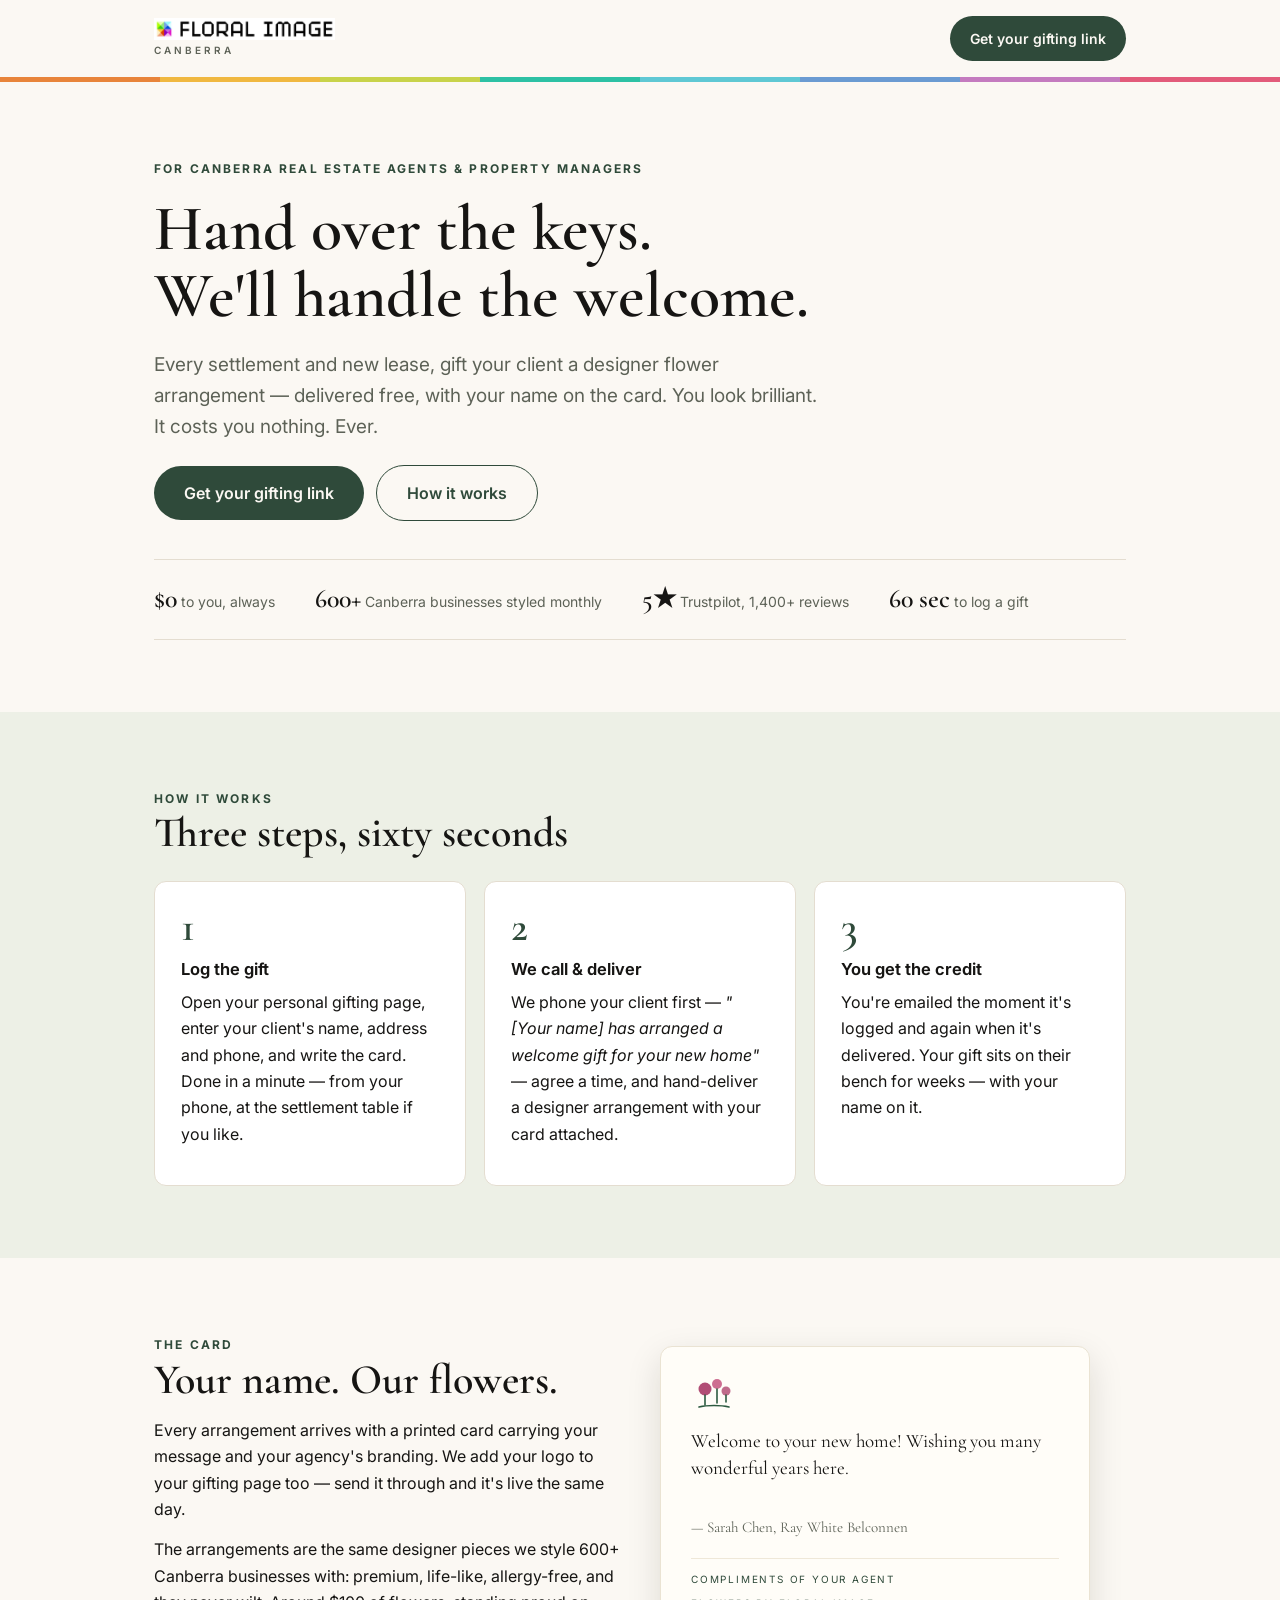
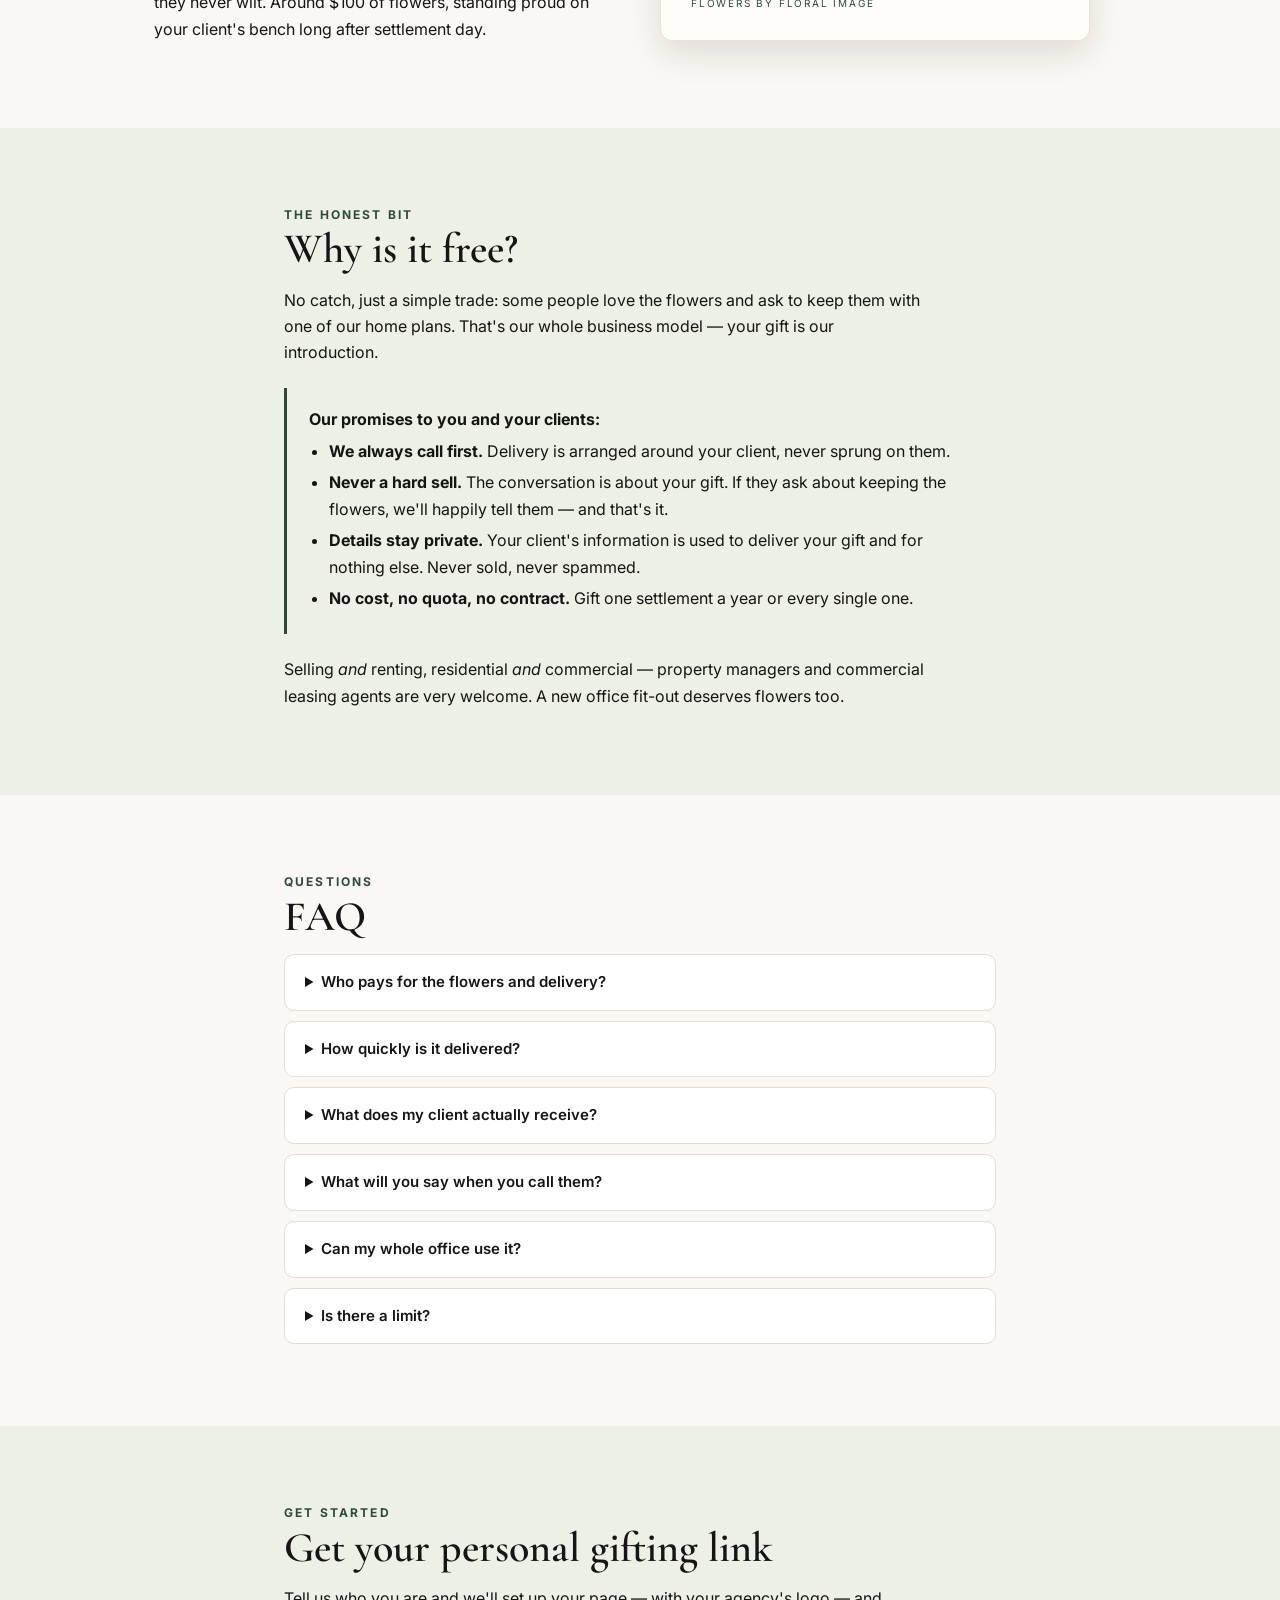
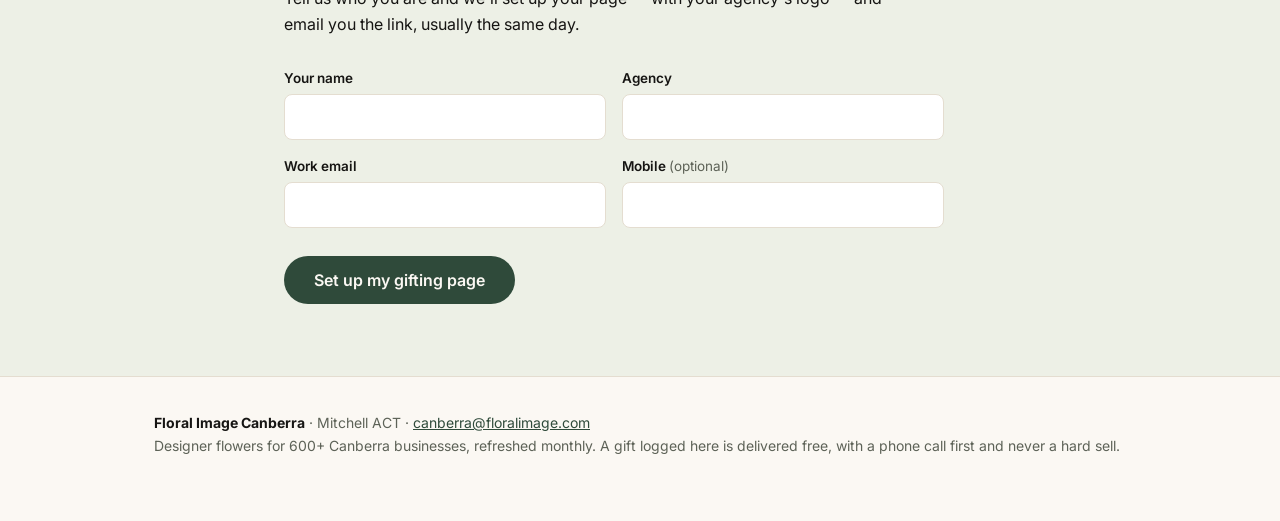
<file: index.html>
<!DOCTYPE html>
<html lang="en-AU">
<head>
<meta charset="utf-8">
<meta name="viewport" content="width=device-width, initial-scale=1">
<title>Move-in Flowers, On Us — Floral Image Canberra for Real Estate Agents</title>
<meta name="description" content="Gift every settlement and new lease a designer flower arrangement — free, delivered, under your name. A welcome-gift service for Canberra real estate agents and property managers by Floral Image.">
<link rel="preconnect" href="https://fonts.googleapis.com">
<link rel="preconnect" href="https://fonts.gstatic.com" crossorigin>
<link href="https://fonts.googleapis.com/css2?family=Cormorant+Garamond:wght@400;500;600;700&family=Inter:wght@400;500;600;700&display=swap" rel="stylesheet">
<link rel="stylesheet" href="styles.css">
<link rel="icon" href="data:image/svg+xml,%3Csvg xmlns='http://www.w3.org/2000/svg' viewBox='0 0 32 32'%3E%3Ccircle cx='16' cy='12' r='8' fill='%232C5A40'/%3E%3Crect x='14.5' y='18' width='3' height='11' rx='1.5' fill='%232C5A40'/%3E%3C/svg%3E">
</head>
<body>

<div class="topbar">
  <div class="wrap">
    <a class="wordmark" href="index.html"><img src="img/logo-black.png" alt="Floral Image"><small>CANBERRA</small></a>
    <a class="btn cta" href="#get-link">Get your gifting link</a>
  </div>
</div>
<div class="mosaic" aria-hidden="true"></div>

<section>
  <div class="wrap">
    <span class="eyebrow">For Canberra real estate agents &amp; property managers</span>
    <h1>Hand over the keys.<br>We'll handle the welcome.</h1>
    <p class="lede">Every settlement and new lease, gift your client a designer flower arrangement — delivered free, with your name on the card. You look brilliant. It costs you nothing. Ever.</p>
    <p style="margin-top:22px">
      <a class="btn" href="#get-link">Get your gifting link</a>&nbsp;&nbsp;
      <a class="btn ghost" href="#how">How it works</a>
    </p>
    <div class="trust" style="margin-top:38px">
      <span><b>$0</b> to you, always</span>
      <span><b>600+</b> Canberra businesses styled monthly</span>
      <span><b>5★</b> Trustpilot, 1,400+ reviews</span>
      <span><b>60&nbsp;sec</b> to log a gift</span>
    </div>
  </div>
</section>

<section class="tint" id="how">
  <div class="wrap">
    <span class="eyebrow">How it works</span>
    <h2>Three steps, sixty seconds</h2>
    <div class="grid3" style="margin-top:24px">
      <div class="panel">
        <div class="step-num">1</div>
        <h3>Log the gift</h3>
        <p>Open your personal gifting page, enter your client's name, address and phone, and write the card. Done in a minute — from your phone, at the settlement table if you like.</p>
      </div>
      <div class="panel">
        <div class="step-num">2</div>
        <h3>We call &amp; deliver</h3>
        <p>We phone your client first — <em>"[Your name] has arranged a welcome gift for your new home"</em> — agree a time, and hand-deliver a designer arrangement with your card attached.</p>
      </div>
      <div class="panel">
        <div class="step-num">3</div>
        <h3>You get the credit</h3>
        <p>You're emailed the moment it's logged and again when it's delivered. Your gift sits on their bench for weeks — with your name on it.</p>
      </div>
    </div>
  </div>
</section>

<section>
  <div class="wrap" style="display:grid;grid-template-columns:1fr 1fr;gap:40px;align-items:center">
    <div>
      <span class="eyebrow">The card</span>
      <h2>Your name. Our flowers.</h2>
      <p>Every arrangement arrives with a printed card carrying your message and your agency's branding. We add your logo to your gifting page too — send it through and it's live the same day.</p>
      <p>The arrangements are the same designer pieces we style 600+ Canberra businesses with: premium, life-like, allergy-free, and they never wilt. Around $100 of flowers, standing proud on your client's bench long after settlement day.</p>
    </div>
    <div class="giftcard" aria-label="Example gift card">
      <svg class="sprig" width="46" height="34" viewBox="0 0 46 34" aria-hidden="true">
        <path d="M8 32c8-2 22-2 30 0" stroke="#2C5A40" stroke-width="1.6" fill="none" stroke-linecap="round"/>
        <circle cx="14" cy="14" r="6.5" fill="#A93A66" opacity=".9"/>
        <circle cx="26" cy="9" r="5" fill="#C4557F" opacity=".85"/>
        <circle cx="35" cy="16" r="4.5" fill="#A93A66" opacity=".75"/>
        <path d="M14 20v10M26 14v14M35 20v7" stroke="#2C5A40" stroke-width="1.6" stroke-linecap="round"/>
      </svg>
      <div class="msg">Welcome to your new home! Wishing you many wonderful years here.</div>
      <div class="from">— Sarah Chen, Ray White Belconnen</div>
      <div class="brand"><span>Compliments of your agent</span><span>Flowers by Floral Image</span></div>
    </div>
  </div>
</section>

<section class="tint">
  <div class="wrap narrow">
    <span class="eyebrow">The honest bit</span>
    <h2>Why is it free?</h2>
    <p>No catch, just a simple trade: some people love the flowers and ask to keep them with one of our home plans. That's our whole business model — your gift is our introduction.</p>
    <div class="assure">
      <strong>Our promises to you and your clients:</strong>
      <ul>
        <li><b>We always call first.</b> Delivery is arranged around your client, never sprung on them.</li>
        <li><b>Never a hard sell.</b> The conversation is about your gift. If they ask about keeping the flowers, we'll happily tell them — and that's it.</li>
        <li><b>Details stay private.</b> Your client's information is used to deliver your gift and for nothing else. Never sold, never spammed.</li>
        <li><b>No cost, no quota, no contract.</b> Gift one settlement a year or every single one.</li>
      </ul>
    </div>
    <p>Selling <em>and</em> renting, residential <em>and</em> commercial — property managers and commercial leasing agents are very welcome. A new office fit-out deserves flowers too.</p>
  </div>
</section>

<section>
  <div class="wrap narrow">
    <span class="eyebrow">Questions</span>
    <h2>FAQ</h2>
    <details>
      <summary>Who pays for the flowers and delivery?</summary>
      <div>We do — Floral Image Canberra. The arrangement, the card, the phone call and the delivery are all on us. There is genuinely no invoice, ever.</div>
    </details>
    <details>
      <summary>How quickly is it delivered?</summary>
      <div>We deliver across Canberra on set run days each week — typically your client has flowers within a few business days of you logging the gift. Tell us the settlement or move-in date and we'll time it right.</div>
    </details>
    <details>
      <summary>What does my client actually receive?</summary>
      <div>A premium designer arrangement (around $100 retail) from our current range — life-like, allergy-free, zero maintenance — plus your printed card. Hand-delivered by our team.</div>
    </details>
    <details>
      <summary>What will you say when you call them?</summary>
      <div>You'll see the exact wording before you submit — and you can edit it. The default: <em>"Hi, it's the team from Floral Image Canberra. [Your name] from [your agency] has arranged a welcome gift of designer flowers for your new home — we're just calling to find the best time to drop them off."</em></div>
    </details>
    <details>
      <summary>Can my whole office use it?</summary>
      <div>Yes — we'll set up a page for your agency with your logo, and every agent can gift from it under their own name. We can also set up individual agent pages on request.</div>
    </details>
    <details>
      <summary>Is there a limit?</summary>
      <div>We cap gifting at four per agent per month while the program grows, so every delivery stays personal. Need more? Talk to us.</div>
    </details>
  </div>
</section>

<section class="tint" id="get-link">
  <div class="wrap narrow">
    <span class="eyebrow">Get started</span>
    <h2>Get your personal gifting link</h2>
    <p>Tell us who you are and we'll set up your page — with your agency's logo — and email you the link, usually the same day.</p>
    <div class="banner-warn" id="signup-offline" hidden>This form isn't connected yet — email <a href="mailto:canberra@floralimage.com">canberra@floralimage.com</a> and we'll set you up directly.</div>
    <form id="signup-form" novalidate>
      <div style="position:absolute;left:-6000px" aria-hidden="true"><input type="text" name="company_website" tabindex="-1" autocomplete="off"></div>
      <div class="row2">
        <div class="field"><label for="s-name">Your name</label><input id="s-name" type="text" autocomplete="name" required><div class="err">Please add your name.</div></div>
        <div class="field"><label for="s-agency">Agency</label><input id="s-agency" type="text" autocomplete="organization" required><div class="err">Please add your agency.</div></div>
      </div>
      <div class="row2">
        <div class="field"><label for="s-email">Work email</label><input id="s-email" type="email" autocomplete="email" required><div class="err">We need a valid email to send your link to.</div></div>
        <div class="field"><label for="s-mobile">Mobile <span class="opt">(optional)</span></label><input id="s-mobile" type="tel" autocomplete="tel"></div>
      </div>
      <div class="formfoot">
        <button class="btn" type="submit">Set up my gifting page</button>
        <span class="sending">Sending…</span>
      </div>
    </form>
    <div class="success" id="signup-success">
      <h2>You're in.</h2>
      <p>We'll build your page and email your personal gifting link — usually within the day. Want your logo on it? Reply to the confirmation email with a PNG and it'll be on your page same day.</p>
    </div>
  </div>
</section>

<footer>
  <div class="wrap">
    <strong style="color:var(--ink)">Floral Image Canberra</strong> · Mitchell ACT ·
    <a href="mailto:canberra@floralimage.com">canberra@floralimage.com</a><br>
    Designer flowers for 600+ Canberra businesses, refreshed monthly. A gift logged here is delivered free, with a phone call first and never a hard sell.
  </div>
</footer>

<script src="config.js?v=3"></script>
<script src="portal.js"></script>
<script>FIPortal.initSignup();</script>
</body>
</html>
</file>
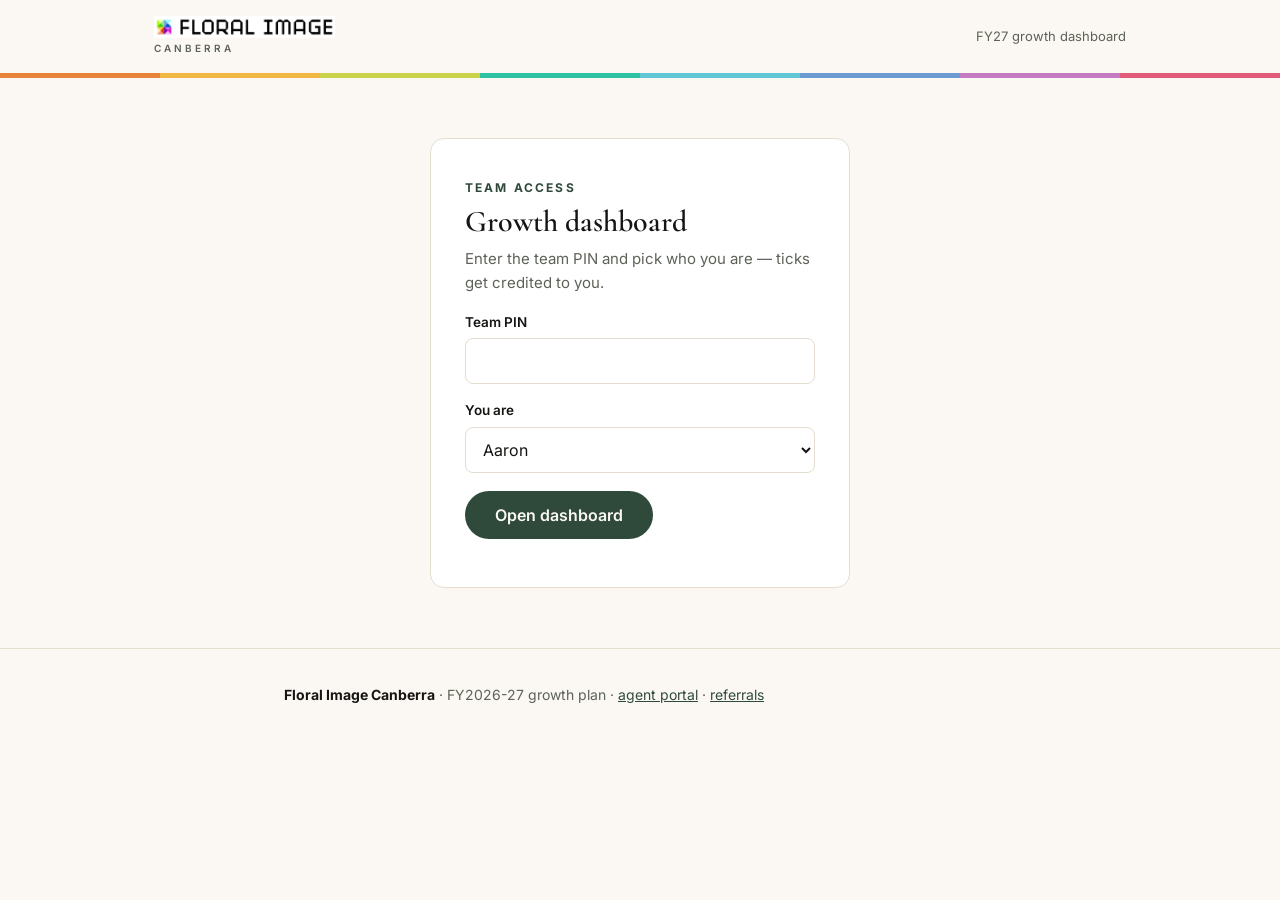
<file: dashboard.html>
<!DOCTYPE html>
<html lang="en-AU">
<head>
<meta charset="utf-8">
<meta name="viewport" content="width=device-width, initial-scale=1">
<title>Growth Dashboard — Floral Image Canberra</title>
<meta name="robots" content="noindex">
<link rel="preconnect" href="https://fonts.googleapis.com">
<link rel="preconnect" href="https://fonts.gstatic.com" crossorigin>
<link href="https://fonts.googleapis.com/css2?family=Cormorant+Garamond:wght@400;500;600;700&family=Inter:wght@400;500;600;700&display=swap" rel="stylesheet">
<link rel="stylesheet" href="styles.css">
<link rel="icon" href="data:image/svg+xml,%3Csvg xmlns='http://www.w3.org/2000/svg' viewBox='0 0 32 32'%3E%3Ccircle cx='16' cy='12' r='8' fill='%232C5A40'/%3E%3Crect x='14.5' y='18' width='3' height='11' rx='1.5' fill='%232C5A40'/%3E%3C/svg%3E">
<style>
  .dash-head{display:flex;align-items:baseline;justify-content:space-between;gap:16px;flex-wrap:wrap;margin:34px 0 8px}
  .dash-head h1{font-size:clamp(30px,4.5vw,42px);margin:0}
  .progress-hero{background:var(--card);border:1px solid var(--line);border-radius:12px;padding:20px 24px;margin:18px 0 30px}
  .bar{height:10px;background:var(--euc-soft);border-radius:999px;overflow:hidden}
  .bar>span{display:block;height:100%;background:var(--euc);border-radius:999px;transition:width .4s ease}
  .progress-hero .nums{display:flex;justify-content:space-between;align-items:baseline;margin-bottom:10px;gap:10px;flex-wrap:wrap}
  .progress-hero .pct{font-family:var(--serif);font-size:34px;font-weight:600;color:var(--euc)}
  .phase{margin:26px 0}
  .phase-head{display:flex;align-items:baseline;justify-content:space-between;gap:12px;margin-bottom:10px}
  .phase-head h2{font-size:24px;margin:0}
  .phase-head .count{font-size:13px;color:var(--muted);white-space:nowrap;font-variant-numeric:tabular-nums}
  .phase .bar{height:5px;margin-bottom:12px}
  ul.tasks{list-style:none;margin:0;padding:0}
  ul.tasks li{display:flex;align-items:flex-start;gap:12px;background:var(--card);border:1px solid var(--line);border-radius:10px;padding:13px 16px;margin-bottom:8px}
  ul.tasks li.done{background:var(--euc-soft);border-color:transparent}
  .tick{flex:none;width:24px;height:24px;border:2px solid var(--euc);border-radius:7px;background:#fff;cursor:pointer;display:flex;align-items:center;justify-content:center;padding:0}
  li.done .tick{background:var(--euc)}
  .tick svg{opacity:0}
  li.done .tick svg{opacity:1}
  .task-body{flex:1;min-width:0}
  .task-open{display:flex;align-items:baseline;gap:8px;width:100%;text-align:left;background:none;border:none;padding:0;cursor:pointer;font-family:var(--sans);color:var(--ink)}
  .task-txt{flex:1;font-size:15px;line-height:1.45}
  .task-open .chev{flex:none;color:var(--muted);transition:transform .15s ease;translate:0 -1px}
  li.expanded .task-open .chev{transform:rotate(180deg)}
  li.done .task-txt{text-decoration:line-through;color:var(--muted)}
  .task-meta{font-size:11.5px;color:var(--muted);margin-top:2px}
  .task-detail{margin-top:10px;padding:12px 14px;background:var(--paper);border:1px solid var(--line);border-radius:8px}
  li.done .task-detail{background:#fff}
  .task-detail .brief{font-size:13.5px;line-height:1.55;color:var(--ink);margin:0 0 10px}
  .detail-actions{display:flex;gap:8px;flex-wrap:wrap}
  .btn.mini{padding:8px 16px;font-size:13px}
  @media (prefers-reduced-motion:reduce){.task-open .chev{transition:none}}
  .chip{flex:none;font-size:11px;font-weight:700;letter-spacing:.06em;text-transform:uppercase;border-radius:999px;padding:3px 10px;margin-top:2px}
  .chip.aaron{background:#f8ecd2;color:#6b4a12}
  .chip.sam{background:#f3dbe5;color:#8c2f55}
  .chip.claude{background:var(--euc-soft);color:var(--euc)}
  .chip.team{background:#e3e8f2;color:#3d5580}
  .addbox{display:flex;gap:8px;flex-wrap:wrap;margin-top:26px;background:var(--card);border:1px dashed var(--line);border-radius:10px;padding:14px}
  .addbox input[type=text]{flex:2;min-width:200px}
  .addbox select{flex:1;min-width:120px;padding:11px 10px;font-size:14px;border:1.5px solid var(--line);border-radius:8px;background:#fff;font-family:var(--sans)}
  .gate{max-width:420px;margin:60px auto;background:var(--card);border:1px solid var(--line);border-radius:14px;padding:34px}
  .gate h1{font-size:30px}
  .toolbar{display:flex;gap:10px;align-items:center;flex-wrap:wrap}
  .toolbar .btn{padding:9px 18px;font-size:14px}
  .whoami{font-size:13px;color:var(--muted)}
  #dash-error{color:#a3402a;font-size:14px;margin-top:8px;display:none}
</style>
</head>
<body>

<div class="topbar">
  <div class="wrap">
    <a class="wordmark" href="dashboard.html"><img src="img/logo-black.png" alt="Floral Image"><small>CANBERRA</small></a>
    <span class="topnote">FY27 growth dashboard</span>
  </div>
</div>
<div class="mosaic" aria-hidden="true"></div>

<div class="wrap narrow">

  <div class="banner-warn" id="dash-offline" hidden>The dashboard isn't connected yet — it goes live the moment the backend from <b>SETUP.md</b> is deployed and wired into <b>config.js</b>.</div>

  <!-- PIN gate -->
  <div class="gate" id="gate" hidden>
    <span class="eyebrow">Team access</span>
    <h1>Growth dashboard</h1>
    <p style="font-size:15px;color:var(--muted)">Enter the team PIN and pick who you are — ticks get credited to you.</p>
    <label for="gate-pin">Team PIN</label>
    <input id="gate-pin" type="text" inputmode="text" autocomplete="off">
    <label for="gate-who">You are</label>
    <select id="gate-who" style="width:100%;padding:11px 13px;font-size:16px;border:1.5px solid var(--line);border-radius:8px;background:#fff;font-family:var(--sans)">
      <option>Aaron</option><option>Sam</option><option>Team</option>
    </select>
    <div id="dash-error"></div>
    <p style="margin-top:18px"><button class="btn" id="gate-go">Open dashboard</button></p>
  </div>

  <!-- Dashboard -->
  <div id="dash" hidden>
    <div class="dash-head">
      <h1>The plan, ticking over.</h1>
      <div class="toolbar">
        <span class="whoami" id="whoami"></span>
        <button class="btn ghost" id="refresh-btn" type="button">Refresh</button>
      </div>
    </div>
    <div class="progress-hero">
      <div class="nums"><span class="pct" id="total-pct">0%</span><span class="count" id="total-count" style="color:var(--muted);font-size:14px"></span></div>
      <div class="bar"><span id="total-bar" style="width:0%"></span></div>
    </div>
    <div id="phases"></div>
    <div class="addbox">
      <input type="text" id="add-task" placeholder="Add a task…" maxlength="200">
      <select id="add-phase"></select>
      <select id="add-owner"><option>Aaron</option><option>Sam</option><option>Claude</option><option selected>Team</option></select>
      <button class="btn" id="add-btn" type="button">Add</button>
    </div>
    <p class="hint" style="margin-top:14px">Everything here lives in the "Tasks" tab of the <b>Floral Image Canberra — Agent Gifts</b> Google Sheet — edit there or here, same list. PIN is set in the Apps Script (<span style="font-family:monospace">DASH_PIN</span>).</p>
  </div>

</div>

<footer>
  <div class="wrap narrow">
    <strong style="color:var(--ink)">Floral Image Canberra</strong> · FY2026-27 growth plan ·
    <a href="index.html">agent portal</a> · <a href="refer.html">referrals</a>
  </div>
</footer>

<script src="config.js?v=3"></script>
<script src="portal.js"></script>
<script>FIPortal.initDashboard();</script>
</body>
</html>
</file>
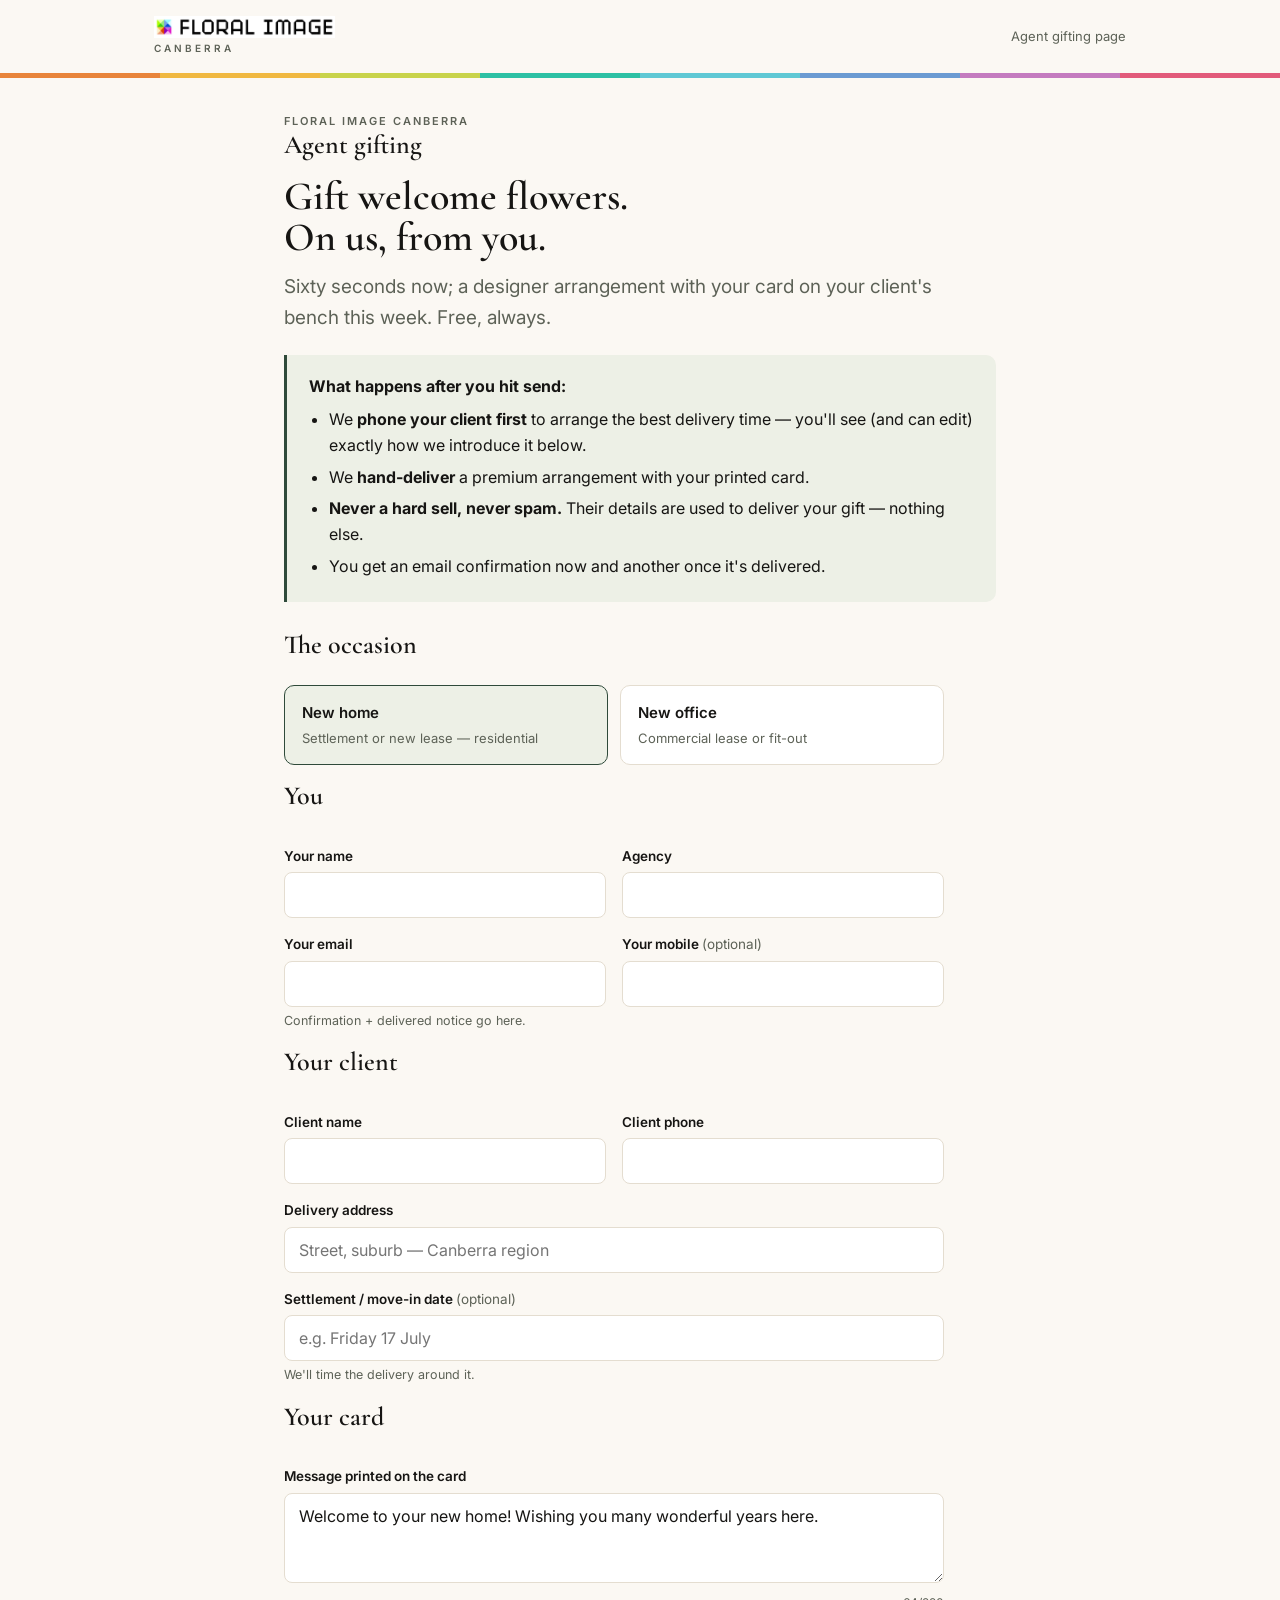
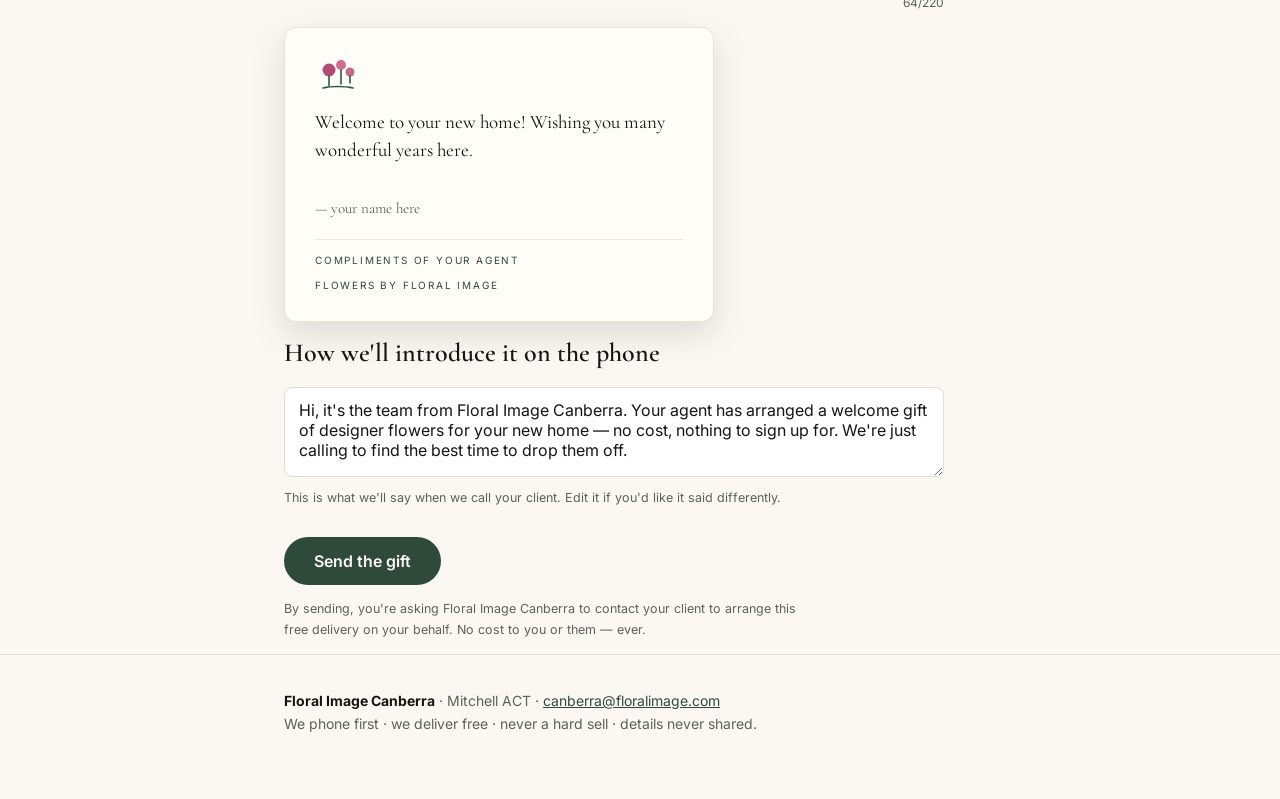
<file: gift.html>
<!DOCTYPE html>
<html lang="en-AU">
<head>
<meta charset="utf-8">
<meta name="viewport" content="width=device-width, initial-scale=1">
<title>Gift Welcome Flowers — Floral Image Canberra</title>
<meta name="description" content="Log a free welcome-flowers gift for your client's new home or office. Delivered by Floral Image Canberra with your card.">
<meta name="robots" content="noindex">
<link rel="preconnect" href="https://fonts.googleapis.com">
<link rel="preconnect" href="https://fonts.gstatic.com" crossorigin>
<link href="https://fonts.googleapis.com/css2?family=Cormorant+Garamond:wght@400;500;600;700&family=Inter:wght@400;500;600;700&display=swap" rel="stylesheet">
<link rel="stylesheet" href="styles.css">
<link rel="icon" href="data:image/svg+xml,%3Csvg xmlns='http://www.w3.org/2000/svg' viewBox='0 0 32 32'%3E%3Ccircle cx='16' cy='12' r='8' fill='%232C5A40'/%3E%3Crect x='14.5' y='18' width='3' height='11' rx='1.5' fill='%232C5A40'/%3E%3C/svg%3E">
</head>
<body>

<div class="topbar">
  <div class="wrap">
    <a class="wordmark" href="index.html"><img src="img/logo-black.png" alt="Floral Image"><small>CANBERRA</small></a>
    <span class="topnote">Agent gifting page</span>
  </div>
</div>
<div class="mosaic" aria-hidden="true"></div>

<div class="wrap narrow">
  <div class="agent-head" id="agent-head">
    <!-- populated by portal.js -->
  </div>
  <h1 style="font-size:clamp(28px,4.5vw,40px)">Gift welcome flowers.<br>On us, from you.</h1>
  <p class="lede">Sixty seconds now; a designer arrangement with your card on your client's bench this week. Free, always.</p>

  <div class="assure">
    <strong>What happens after you hit send:</strong>
    <ul>
      <li>We <b>phone your client first</b> to arrange the best delivery time — you'll see (and can edit) exactly how we introduce it below.</li>
      <li>We <b>hand-deliver</b> a premium arrangement with your printed card.</li>
      <li><b>Never a hard sell, never spam.</b> Their details are used to deliver your gift — nothing else.</li>
      <li>You get an email confirmation now and another once it's delivered.</li>
    </ul>
  </div>

  <div class="banner-warn" id="gift-offline" hidden>This page isn't connected to our delivery system yet — call us or email <a href="mailto:canberra@floralimage.com">canberra@floralimage.com</a> to log this gift directly.</div>

  <form id="gift-form" novalidate>
    <div style="position:absolute;left:-6000px" aria-hidden="true"><input type="text" name="company_website" tabindex="-1" autocomplete="off"></div>

    <fieldset>
      <legend>The occasion</legend>
      <div class="radio-cards" id="occasion">
        <label class="on"><input type="radio" name="occasion" value="home" checked>New home<span>Settlement or new lease — residential</span></label>
        <label><input type="radio" name="occasion" value="office">New office<span>Commercial lease or fit-out</span></label>
      </div>
    </fieldset>

    <fieldset>
      <legend>You</legend>
      <div class="row2">
        <div class="field"><label for="g-agent">Your name</label><input id="g-agent" type="text" autocomplete="name" required><div class="err">Please add your name — it goes on the card.</div></div>
        <div class="field"><label for="g-agency">Agency</label><input id="g-agency" type="text" autocomplete="organization" required><div class="err">Please add your agency.</div></div>
      </div>
      <div class="row2">
        <div class="field"><label for="g-email">Your email</label><input id="g-email" type="email" autocomplete="email" required><div class="err">We need a valid email for your confirmation.</div><div class="hint">Confirmation + delivered notice go here.</div></div>
        <div class="field"><label for="g-mobile">Your mobile <span class="opt">(optional)</span></label><input id="g-mobile" type="tel" autocomplete="tel"></div>
      </div>
    </fieldset>

    <fieldset>
      <legend>Your client</legend>
      <div class="row2">
        <div class="field"><label for="c-name">Client name</label><input id="c-name" type="text" required><div class="err">Who are we delivering to?</div></div>
        <div class="field"><label for="c-phone">Client phone</label><input id="c-phone" type="tel" required><div class="err">We call first — a phone number is essential.</div></div>
      </div>
      <div class="field"><label for="c-address">Delivery address</label><input id="c-address" type="text" placeholder="Street, suburb — Canberra region" required><div class="err">Where's the new place?</div></div>
      <div class="field"><label for="c-movein">Settlement / move-in date <span class="opt">(optional)</span></label><input id="c-movein" type="text" placeholder="e.g. Friday 17 July"><div class="hint">We'll time the delivery around it.</div></div>
    </fieldset>

    <fieldset>
      <legend>Your card</legend>
      <div class="field">
        <label for="card-msg">Message printed on the card</label>
        <textarea id="card-msg" maxlength="220" required></textarea>
        <div class="charcount"><span id="card-count">0</span>/220</div>
        <div class="err">Every gift needs a card message.</div>
      </div>
      <div class="giftcard" style="margin-top:14px">
        <svg class="sprig" width="46" height="34" viewBox="0 0 46 34" aria-hidden="true">
          <path d="M8 32c8-2 22-2 30 0" stroke="#2C5A40" stroke-width="1.6" fill="none" stroke-linecap="round"/>
          <circle cx="14" cy="14" r="6.5" fill="#A93A66" opacity=".9"/>
          <circle cx="26" cy="9" r="5" fill="#C4557F" opacity=".85"/>
          <circle cx="35" cy="16" r="4.5" fill="#A93A66" opacity=".75"/>
          <path d="M14 20v10M26 14v14M35 20v7" stroke="#2C5A40" stroke-width="1.6" stroke-linecap="round"/>
        </svg>
        <div class="msg" id="card-preview"></div>
        <div class="from" id="card-from">— </div>
        <div class="brand"><span>Compliments of your agent</span><span>Flowers by Floral Image</span></div>
      </div>
    </fieldset>

    <fieldset>
      <legend>How we'll introduce it on the phone</legend>
      <div class="field">
        <textarea id="intro-script" maxlength="400" rows="3"></textarea>
        <div class="hint">This is what we'll say when we call your client. Edit it if you'd like it said differently.</div>
      </div>
    </fieldset>

    <div class="formfoot">
      <button class="btn" type="submit" id="gift-submit">Send the gift</button>
      <span class="sending">Logging your gift…</span>
    </div>
    <p class="hint" style="margin-top:14px">By sending, you're asking Floral Image Canberra to contact your client to arrange this free delivery on your behalf. No cost to you or them — ever.</p>
  </form>

  <div class="success" id="gift-success">
    <h2>Gift logged. Lovely work.</h2>
    <p id="success-detail">We'll call your client to arrange delivery, and you'll get an email the moment the flowers are in their hands.</p>
    <p style="margin-top:18px"><button class="btn ghost" type="button" onclick="location.reload()">Gift another client</button></p>
  </div>
</div>

<footer>
  <div class="wrap narrow">
    <strong style="color:var(--ink)">Floral Image Canberra</strong> · Mitchell ACT ·
    <a href="mailto:canberra@floralimage.com">canberra@floralimage.com</a><br>
    We phone first · we deliver free · never a hard sell · details never shared.
  </div>
</footer>

<script src="config.js?v=3"></script>
<script src="portal.js"></script>
<script>FIPortal.initGift();</script>
</body>
</html>
</file>
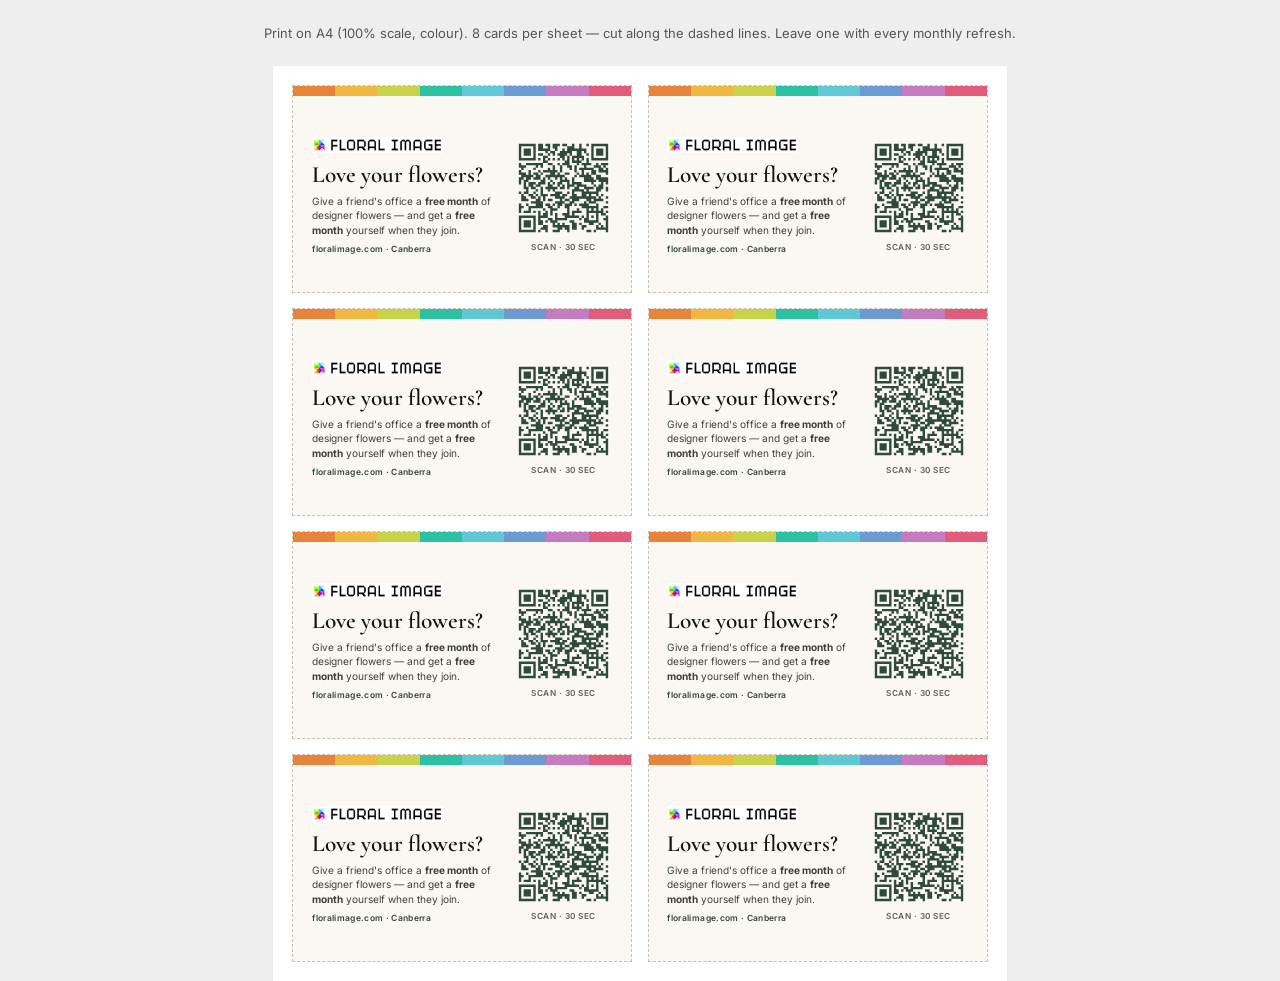
<file: qr-cards.html>
<!DOCTYPE html>
<html lang="en-AU">
<head>
<meta charset="utf-8">
<title>Referral QR Cards — print sheet (A4, 8-up)</title>
<link rel="preconnect" href="https://fonts.googleapis.com">
<link rel="preconnect" href="https://fonts.gstatic.com" crossorigin>
<link href="https://fonts.googleapis.com/css2?family=Cormorant+Garamond:wght@500;600;700&family=Inter:wght@400;500;600&display=swap" rel="stylesheet">
<style>
  @page { size: A4; margin: 8mm; }
  * { box-sizing: border-box; }
  html, body { margin: 0; }
  body { font-family: 'Inter', -apple-system, Helvetica, Arial, sans-serif; background: #eee; }
  .sheet {
    width: 194mm; margin: 0 auto; background: #fff;
    display: grid; grid-template-columns: repeat(2, 90mm); grid-auto-rows: 55mm;
    gap: 4mm; padding: 5mm; justify-content: center;
  }
  @media print { body { background: #fff; } .sheet { padding: 0; } .note { display: none; } }
  .note { text-align: center; font-size: 13px; color: #555; padding: 12px; }
  .card {
    width: 90mm; height: 55mm; background: #fbf8f3;
    border: 1px dashed #c9c2b4; /* cut line */
    display: flex; flex-direction: column; overflow: hidden;
  }
  .strip { height: 2.6mm; flex: none; background: linear-gradient(90deg,
    #e8843a 0 12.5%, #f0b840 12.5% 25%, #c8d34a 25% 37.5%, #2dc1a4 37.5% 50%,
    #5fc8d4 50% 62.5%, #6b9bd2 62.5% 75%, #c47bbf 75% 87.5%, #e25b7a 87.5% 100%); }
  .inner { flex: 1; display: flex; align-items: center; gap: 4.5mm; padding: 4mm 5mm 3mm; }
  .txt { flex: 1; min-width: 0; }
  .txt img { height: 4.2mm; display: block; margin-bottom: 2.6mm; }
  h2 { font-family: 'Cormorant Garamond', Georgia, serif; font-weight: 600;
       font-size: 17.5pt; line-height: 1.02; margin: 0 0 1.8mm; color: #161513; }
  .txt p { font-size: 7.6pt; line-height: 1.45; color: #3d4238; margin: 0 0 1.6mm; }
  .url { font-size: 6.4pt; letter-spacing: .04em; color: #2f4a3a; font-weight: 600; }
  .qrbox { flex: none; text-align: center; }
  .qrbox img { width: 26mm; height: 26mm; display: block; }
  .scan { font-size: 6.2pt; color: #5d6257; margin-top: 1.2mm; letter-spacing: .06em; text-transform: uppercase; font-weight: 600; }
</style>
</head>
<body>
<p class="note">Print on A4 (100% scale, colour). 8 cards per sheet — cut along the dashed lines. Leave one with every monthly refresh.</p>
<div class="sheet">
  <!-- 8 identical cards -->
  <div class="card"><div class="strip"></div><div class="inner">
    <div class="txt">
      <img src="img/logo-black.png" alt="Floral Image">
      <h2>Love your flowers?</h2>
      <p>Give a friend's office a <b>free month</b> of designer flowers — and get a <b>free month</b> yourself when they join.</p>
      <div class="url">floralimage.com · Canberra</div>
    </div>
    <div class="qrbox"><img src="img/qr-refer.svg" alt="QR code to the referral page"><div class="scan">Scan · 30 sec</div></div>
  </div></div>
  <div class="card"><div class="strip"></div><div class="inner">
    <div class="txt">
      <img src="img/logo-black.png" alt="Floral Image">
      <h2>Love your flowers?</h2>
      <p>Give a friend's office a <b>free month</b> of designer flowers — and get a <b>free month</b> yourself when they join.</p>
      <div class="url">floralimage.com · Canberra</div>
    </div>
    <div class="qrbox"><img src="img/qr-refer.svg" alt=""><div class="scan">Scan · 30 sec</div></div>
  </div></div>
  <div class="card"><div class="strip"></div><div class="inner">
    <div class="txt">
      <img src="img/logo-black.png" alt="Floral Image">
      <h2>Love your flowers?</h2>
      <p>Give a friend's office a <b>free month</b> of designer flowers — and get a <b>free month</b> yourself when they join.</p>
      <div class="url">floralimage.com · Canberra</div>
    </div>
    <div class="qrbox"><img src="img/qr-refer.svg" alt=""><div class="scan">Scan · 30 sec</div></div>
  </div></div>
  <div class="card"><div class="strip"></div><div class="inner">
    <div class="txt">
      <img src="img/logo-black.png" alt="Floral Image">
      <h2>Love your flowers?</h2>
      <p>Give a friend's office a <b>free month</b> of designer flowers — and get a <b>free month</b> yourself when they join.</p>
      <div class="url">floralimage.com · Canberra</div>
    </div>
    <div class="qrbox"><img src="img/qr-refer.svg" alt=""><div class="scan">Scan · 30 sec</div></div>
  </div></div>
  <div class="card"><div class="strip"></div><div class="inner">
    <div class="txt">
      <img src="img/logo-black.png" alt="Floral Image">
      <h2>Love your flowers?</h2>
      <p>Give a friend's office a <b>free month</b> of designer flowers — and get a <b>free month</b> yourself when they join.</p>
      <div class="url">floralimage.com · Canberra</div>
    </div>
    <div class="qrbox"><img src="img/qr-refer.svg" alt=""><div class="scan">Scan · 30 sec</div></div>
  </div></div>
  <div class="card"><div class="strip"></div><div class="inner">
    <div class="txt">
      <img src="img/logo-black.png" alt="Floral Image">
      <h2>Love your flowers?</h2>
      <p>Give a friend's office a <b>free month</b> of designer flowers — and get a <b>free month</b> yourself when they join.</p>
      <div class="url">floralimage.com · Canberra</div>
    </div>
    <div class="qrbox"><img src="img/qr-refer.svg" alt=""><div class="scan">Scan · 30 sec</div></div>
  </div></div>
  <div class="card"><div class="strip"></div><div class="inner">
    <div class="txt">
      <img src="img/logo-black.png" alt="Floral Image">
      <h2>Love your flowers?</h2>
      <p>Give a friend's office a <b>free month</b> of designer flowers — and get a <b>free month</b> yourself when they join.</p>
      <div class="url">floralimage.com · Canberra</div>
    </div>
    <div class="qrbox"><img src="img/qr-refer.svg" alt=""><div class="scan">Scan · 30 sec</div></div>
  </div></div>
  <div class="card"><div class="strip"></div><div class="inner">
    <div class="txt">
      <img src="img/logo-black.png" alt="Floral Image">
      <h2>Love your flowers?</h2>
      <p>Give a friend's office a <b>free month</b> of designer flowers — and get a <b>free month</b> yourself when they join.</p>
      <div class="url">floralimage.com · Canberra</div>
    </div>
    <div class="qrbox"><img src="img/qr-refer.svg" alt=""><div class="scan">Scan · 30 sec</div></div>
  </div></div>
</div>
</body>
</html>
</file>
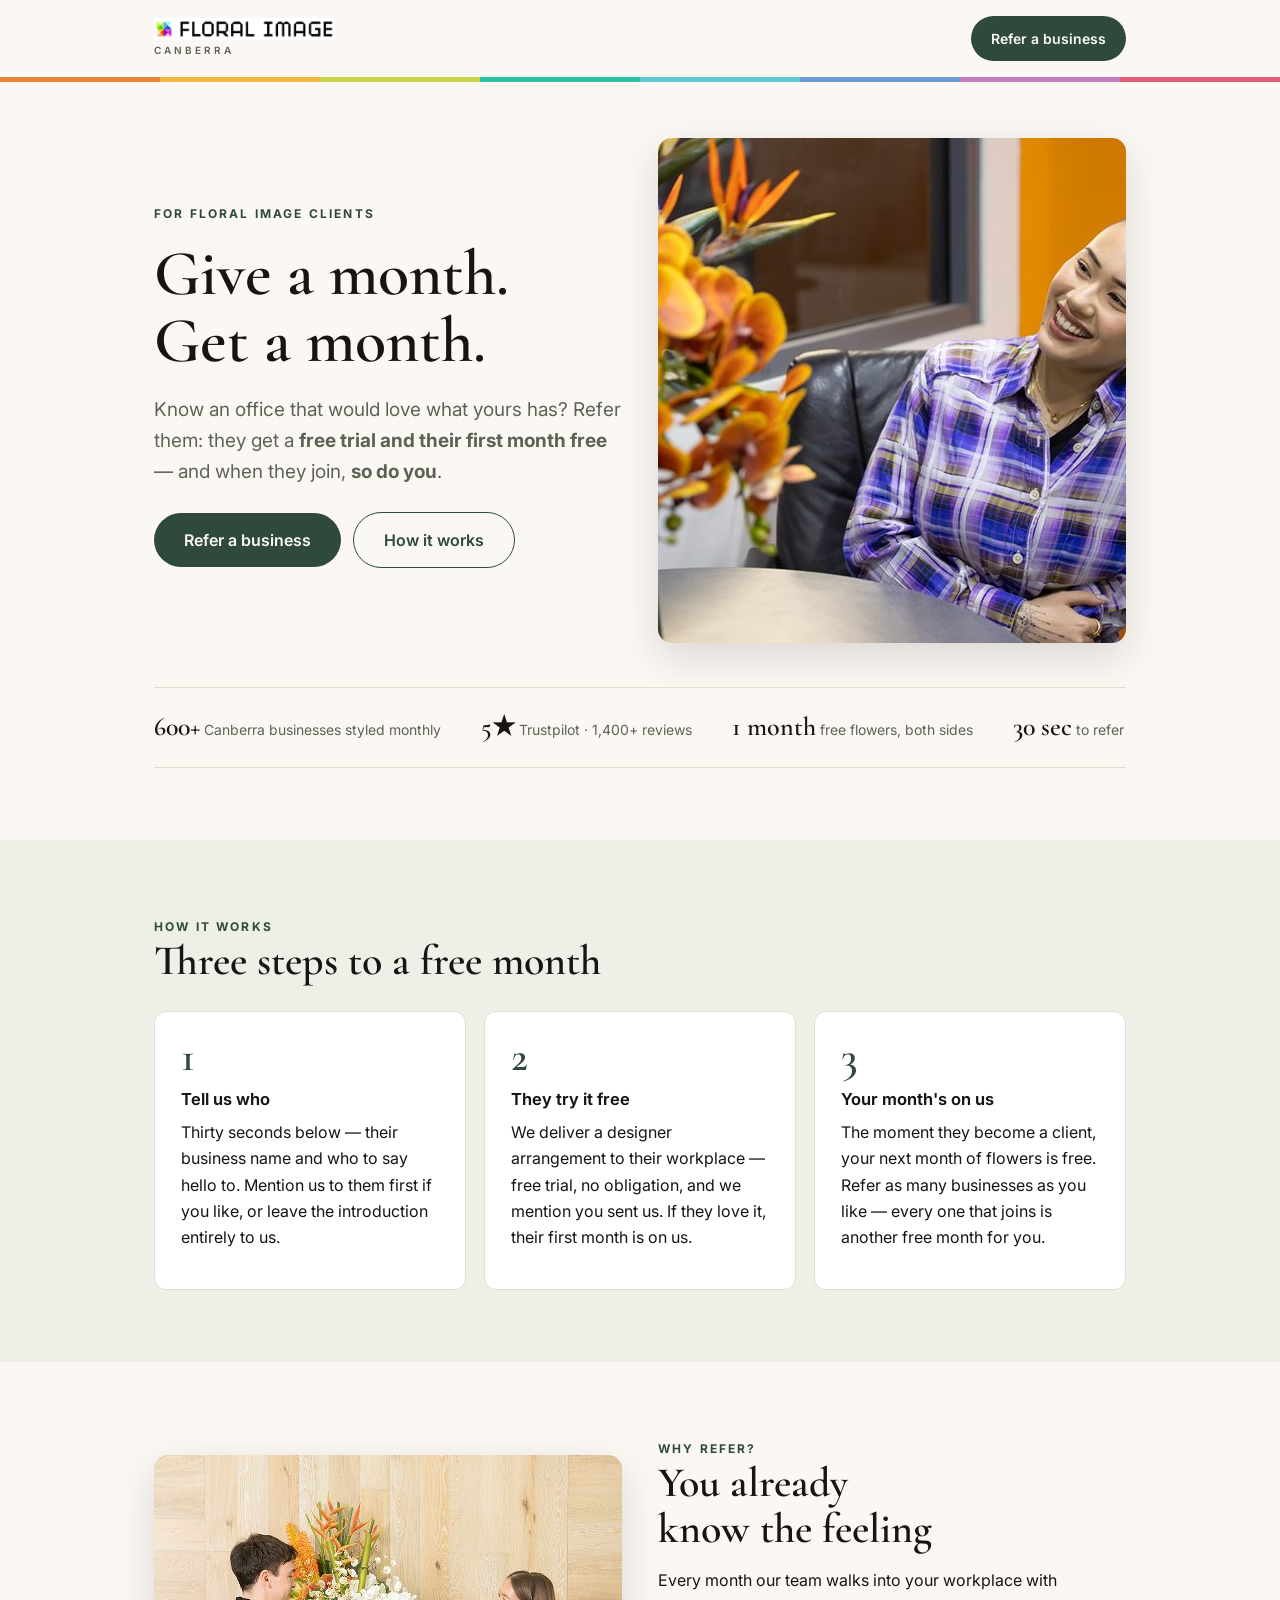
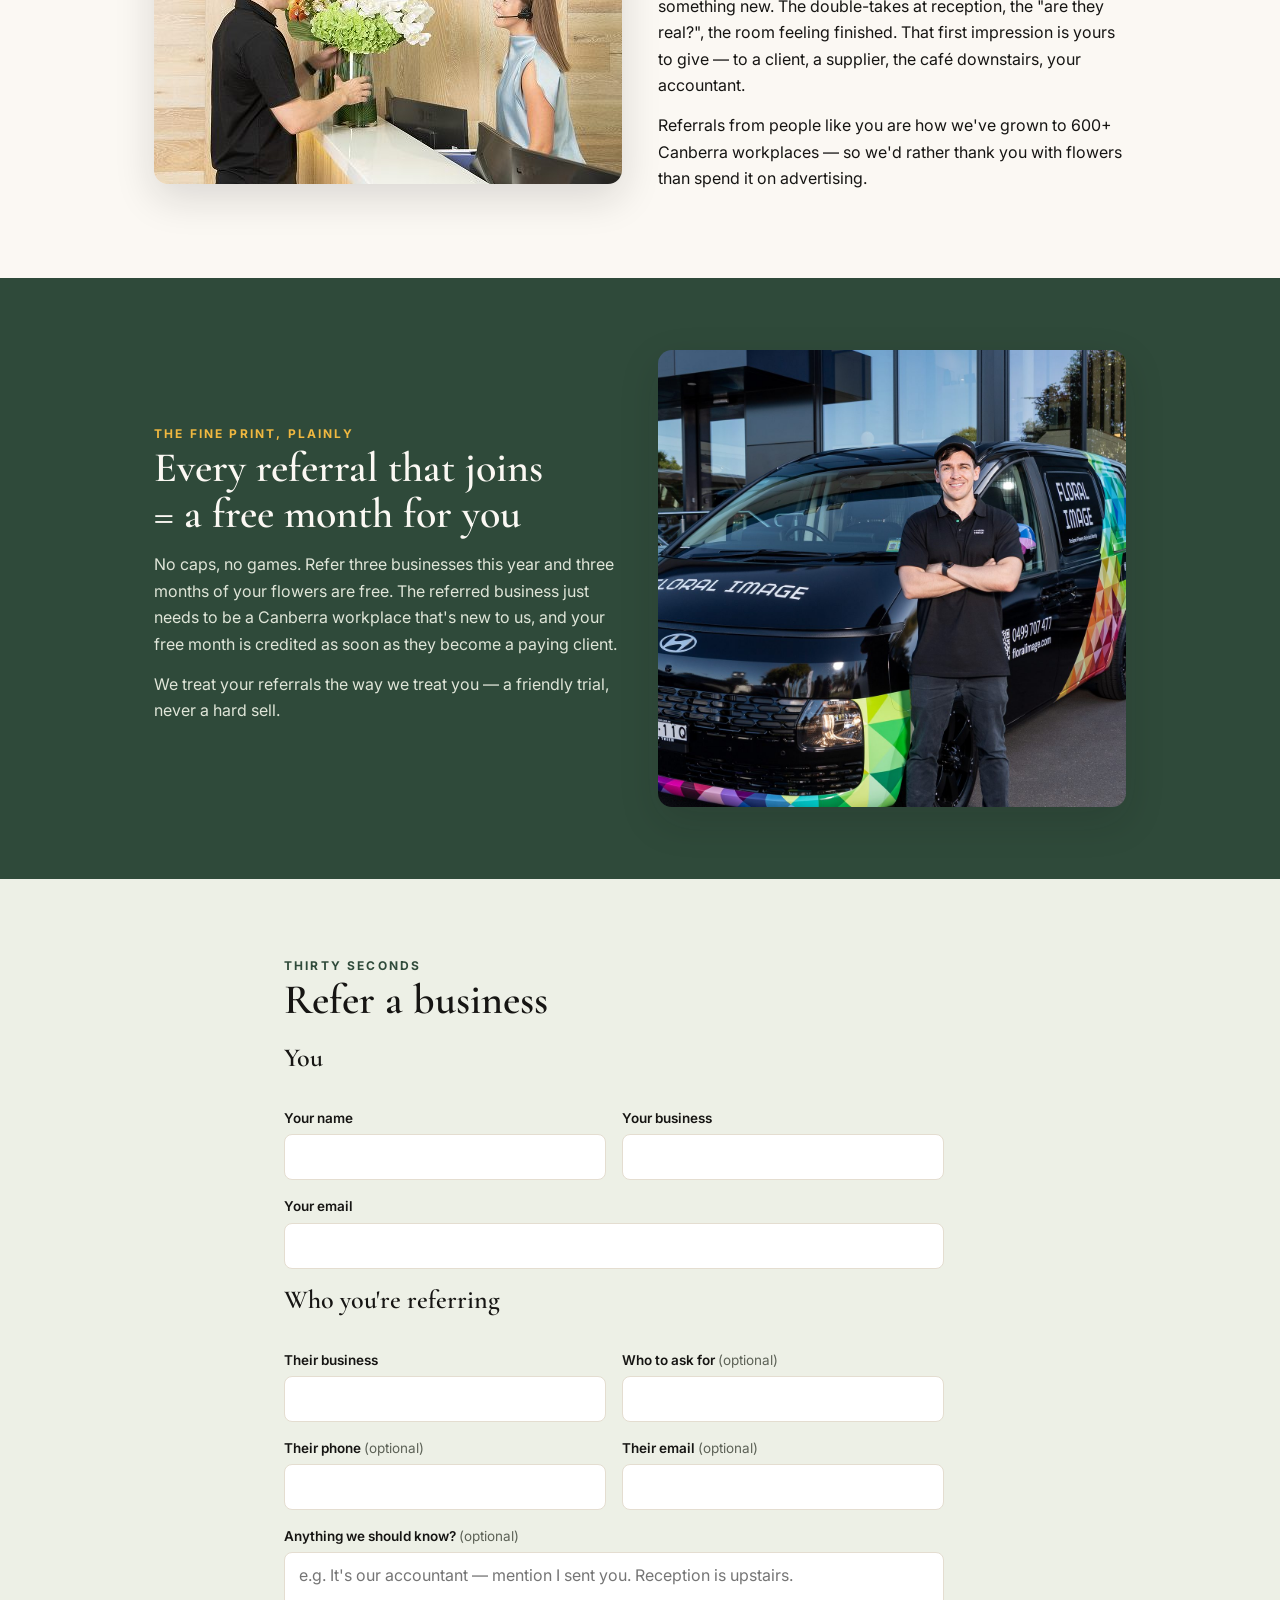
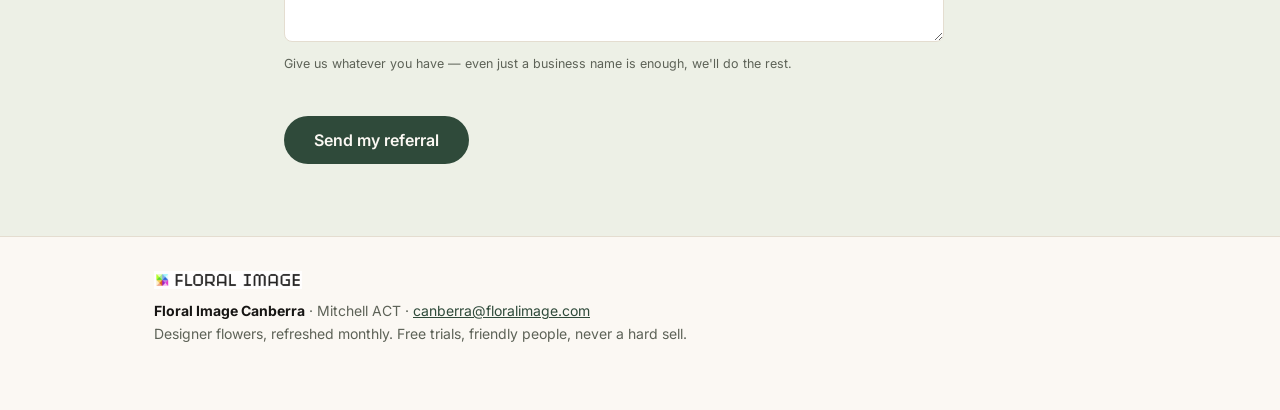
<file: refer.html>
<!DOCTYPE html>
<html lang="en-AU">
<head>
<meta charset="utf-8">
<meta name="viewport" content="width=device-width, initial-scale=1">
<title>Give a Month, Get a Month — Floral Image Canberra Referrals</title>
<meta name="description" content="Refer a Canberra business to Floral Image: they get a free trial and their first month of designer flowers free — and so do you. Our thank-you for spreading the word.">
<link rel="preconnect" href="https://fonts.googleapis.com">
<link rel="preconnect" href="https://fonts.gstatic.com" crossorigin>
<link href="https://fonts.googleapis.com/css2?family=Cormorant+Garamond:wght@400;500;600;700&family=Inter:wght@400;500;600;700&display=swap" rel="stylesheet">
<link rel="stylesheet" href="styles.css">
<link rel="icon" href="data:image/svg+xml,%3Csvg xmlns='http://www.w3.org/2000/svg' viewBox='0 0 32 32'%3E%3Ccircle cx='16' cy='12' r='8' fill='%232C5A40'/%3E%3Crect x='14.5' y='18' width='3' height='11' rx='1.5' fill='%232C5A40'/%3E%3C/svg%3E">
</head>
<body>

<div class="topbar">
  <div class="wrap">
    <a class="wordmark" href="refer.html"><img src="img/logo-black.png" alt="Floral Image"><small>CANBERRA</small></a>
    <a class="btn cta" href="#refer">Refer a business</a>
  </div>
</div>
<div class="mosaic" aria-hidden="true"></div>

<section style="padding-top:56px">
  <div class="wrap">
    <div class="grid2">
      <div>
        <span class="eyebrow">For Floral Image clients</span>
        <h1>Give a month.<br>Get a month.</h1>
        <p class="lede">Know an office that would love what yours has? Refer them: they get a <b>free trial and their first month free</b> — and when they join, <b>so do you</b>.</p>
        <p style="margin-top:24px">
          <a class="btn" href="#refer">Refer a business</a>&nbsp;&nbsp;
          <a class="btn ghost" href="#how">How it works</a>
        </p>
      </div>
      <img class="photo" src="img/office-smile.jpg" alt="A happy client beside her Floral Image arrangement in a Canberra office" width="686" height="505">
    </div>
    <div class="trust" style="margin-top:44px">
      <span><b>600+</b> Canberra businesses styled monthly</span>
      <span><b>5★</b> Trustpilot · 1,400+ reviews</span>
      <span><b>1 month</b> free flowers, both sides</span>
      <span><b>30&nbsp;sec</b> to refer</span>
    </div>
  </div>
</section>

<section class="tint" id="how">
  <div class="wrap">
    <span class="eyebrow">How it works</span>
    <h2>Three steps to a free month</h2>
    <div class="grid3" style="margin-top:26px">
      <div class="panel">
        <div class="step-num">1</div>
        <h3>Tell us who</h3>
        <p>Thirty seconds below — their business name and who to say hello to. Mention us to them first if you like, or leave the introduction entirely to us.</p>
      </div>
      <div class="panel">
        <div class="step-num">2</div>
        <h3>They try it free</h3>
        <p>We deliver a designer arrangement to their workplace — free trial, no obligation, and we mention you sent us. If they love it, their first month is on us.</p>
      </div>
      <div class="panel">
        <div class="step-num">3</div>
        <h3>Your month's on us</h3>
        <p>The moment they become a client, your next month of flowers is free. Refer as many businesses as you like — every one that joins is another free month for you.</p>
      </div>
    </div>
  </div>
</section>

<section>
  <div class="wrap">
    <div class="grid2">
      <img class="photo" src="img/refresh-handoff.jpg" alt="A Floral Image team member handing a fresh arrangement across a reception desk" width="494" height="329">
      <div>
        <span class="eyebrow">Why refer?</span>
        <h2>You already know the feeling</h2>
        <p>Every month our team walks into your workplace with something new. The double-takes at reception, the "are they real?", the room feeling finished. That first impression is yours to give — to a client, a supplier, the café downstairs, your accountant.</p>
        <p>Referrals from people like you are how we've grown to 600+ Canberra workplaces — so we'd rather thank you with flowers than spend it on advertising.</p>
      </div>
    </div>
  </div>
</section>

<section class="forest">
  <div class="wrap">
    <div class="grid2">
      <div>
        <span class="eyebrow">The fine print, plainly</span>
        <h2>Every referral that joins = a free month for you</h2>
        <p>No caps, no games. Refer three businesses this year and three months of your flowers are free. The referred business just needs to be a Canberra workplace that's new to us, and your free month is credited as soon as they become a paying client.</p>
        <p>We treat your referrals the way we treat you — a friendly trial, never a hard sell.</p>
      </div>
      <img class="photo" src="img/van-crew.jpg" alt="A Floral Image team member with the branded delivery van" width="686" height="457">
    </div>
  </div>
</section>

<section class="tint" id="refer">
  <div class="wrap narrow">
    <span class="eyebrow">Thirty seconds</span>
    <h2>Refer a business</h2>
    <div class="banner-warn" id="refer-offline" hidden>This form isn't connected yet — email your referral to <a href="mailto:canberra@floralimage.com">canberra@floralimage.com</a> and we'll credit you just the same.</div>
    <form id="refer-form" novalidate>
      <div style="position:absolute;left:-6000px" aria-hidden="true"><input type="text" name="company_website" tabindex="-1" autocomplete="off"></div>

      <fieldset>
        <legend>You</legend>
        <div class="row2">
          <div class="field"><label for="r-name">Your name</label><input id="r-name" type="text" autocomplete="name" required><div class="err">Please add your name so we know who to credit.</div></div>
          <div class="field"><label for="r-company">Your business</label><input id="r-company" type="text" autocomplete="organization" required><div class="err">Which account gets the free month?</div></div>
        </div>
        <div class="field"><label for="r-email">Your email</label><input id="r-email" type="email" autocomplete="email" required><div class="err">We need a valid email to confirm your credit.</div></div>
      </fieldset>

      <fieldset>
        <legend>Who you're referring</legend>
        <div class="row2">
          <div class="field"><label for="f-company">Their business</label><input id="f-company" type="text" required><div class="err">Which business should we surprise?</div></div>
          <div class="field"><label for="f-contact">Who to ask for <span class="opt">(optional)</span></label><input id="f-contact" type="text"></div>
        </div>
        <div class="row2">
          <div class="field"><label for="f-phone">Their phone <span class="opt">(optional)</span></label><input id="f-phone" type="tel"></div>
          <div class="field"><label for="f-email">Their email <span class="opt">(optional)</span></label><input id="f-email" type="email"></div>
        </div>
        <div class="field"><label for="f-note">Anything we should know? <span class="opt">(optional)</span></label><textarea id="f-note" maxlength="300" rows="2" placeholder="e.g. It's our accountant — mention I sent you. Reception is upstairs."></textarea></div>
        <p class="hint">Give us whatever you have — even just a business name is enough, we'll do the rest.</p>
      </fieldset>

      <div class="formfoot">
        <button class="btn" type="submit">Send my referral</button>
        <span class="sending">Sending…</span>
      </div>
    </form>
    <div class="success" id="refer-success">
      <h2>Beautiful — thank you.</h2>
      <p id="refer-success-detail">We'll reach out to them this week with a friendly free trial, mention you sent us, and email you the moment your free month is locked in.</p>
      <p style="margin-top:18px"><button class="btn ghost" type="button" onclick="location.reload()">Refer another business</button></p>
    </div>
  </div>
</section>

<footer>
  <div class="wrap">
    <img src="img/logo-black.png" alt="Floral Image">
    <strong style="color:var(--ink)">Floral Image Canberra</strong> · Mitchell ACT ·
    <a href="mailto:canberra@floralimage.com">canberra@floralimage.com</a><br>
    Designer flowers, refreshed monthly. Free trials, friendly people, never a hard sell.
  </div>
</footer>

<script src="config.js?v=3"></script>
<script src="portal.js"></script>
<script>FIPortal.initReferral();</script>
</body>
</html>
</file>
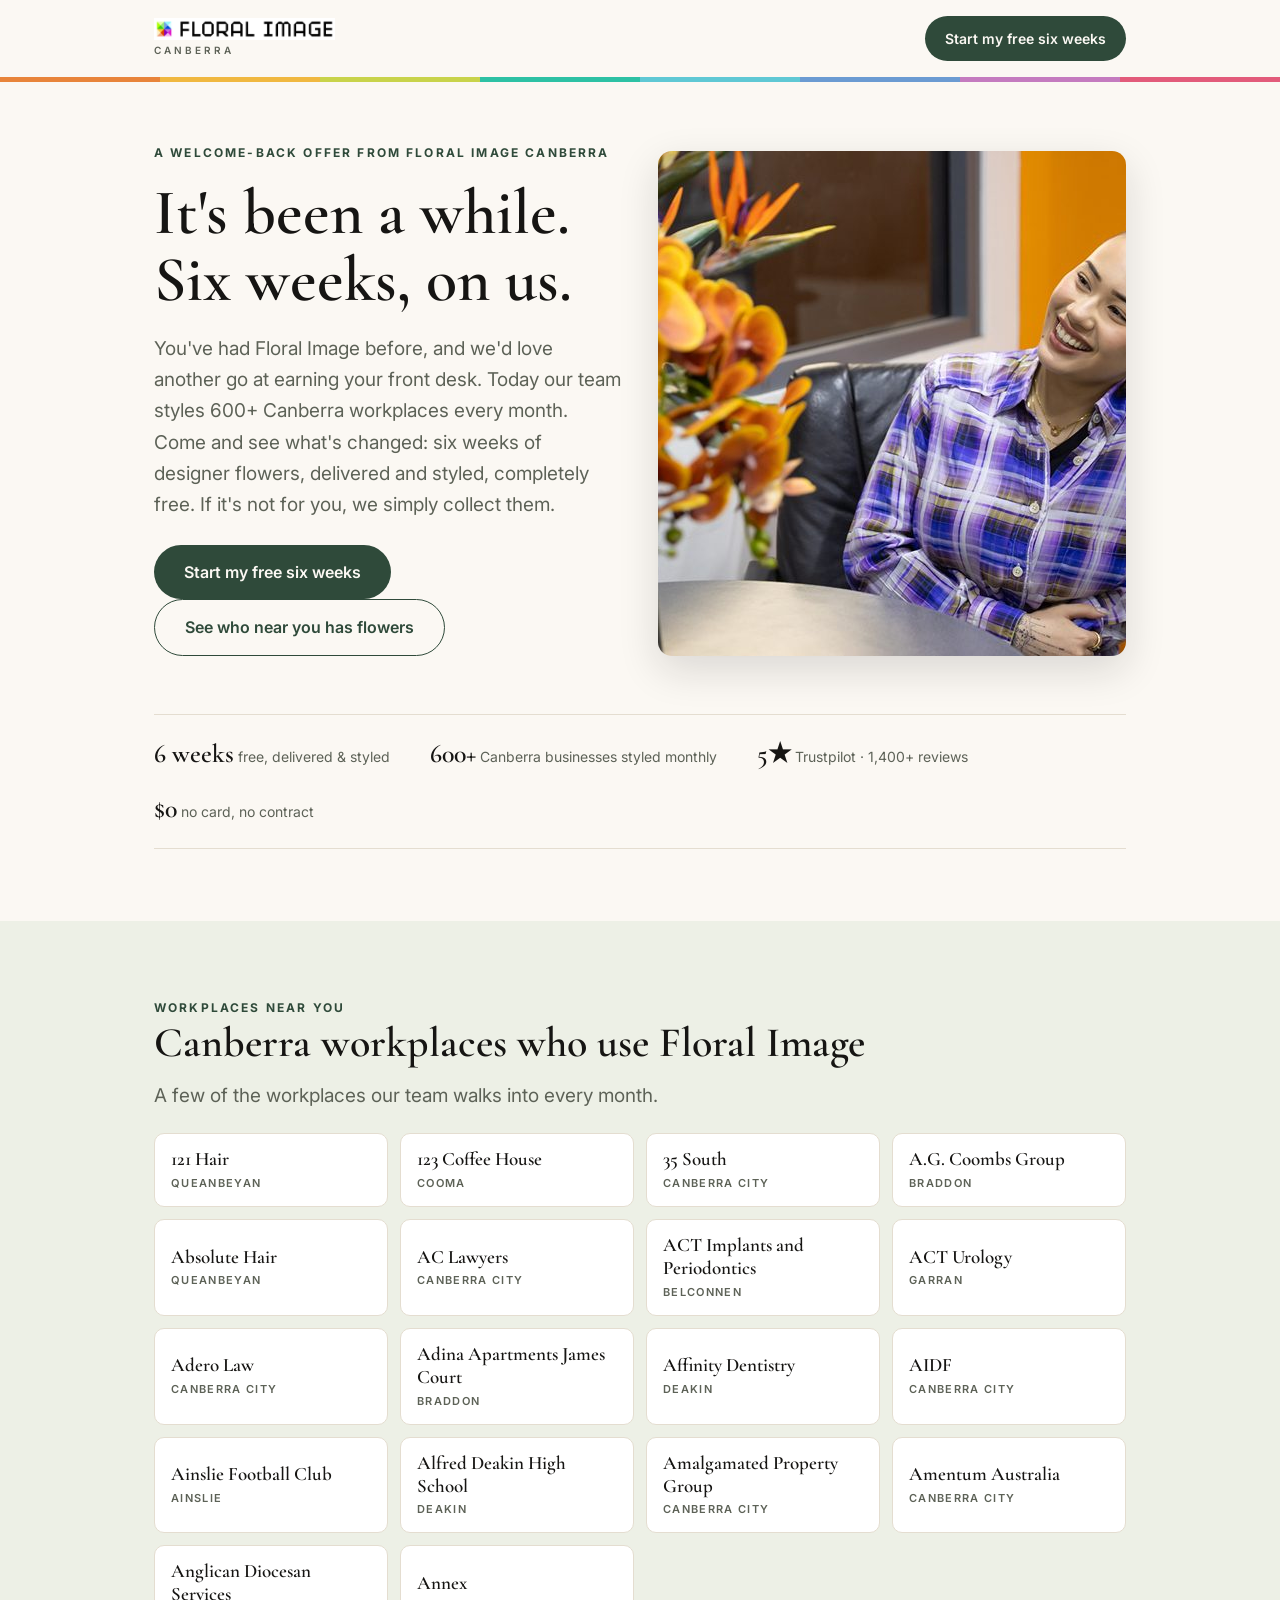
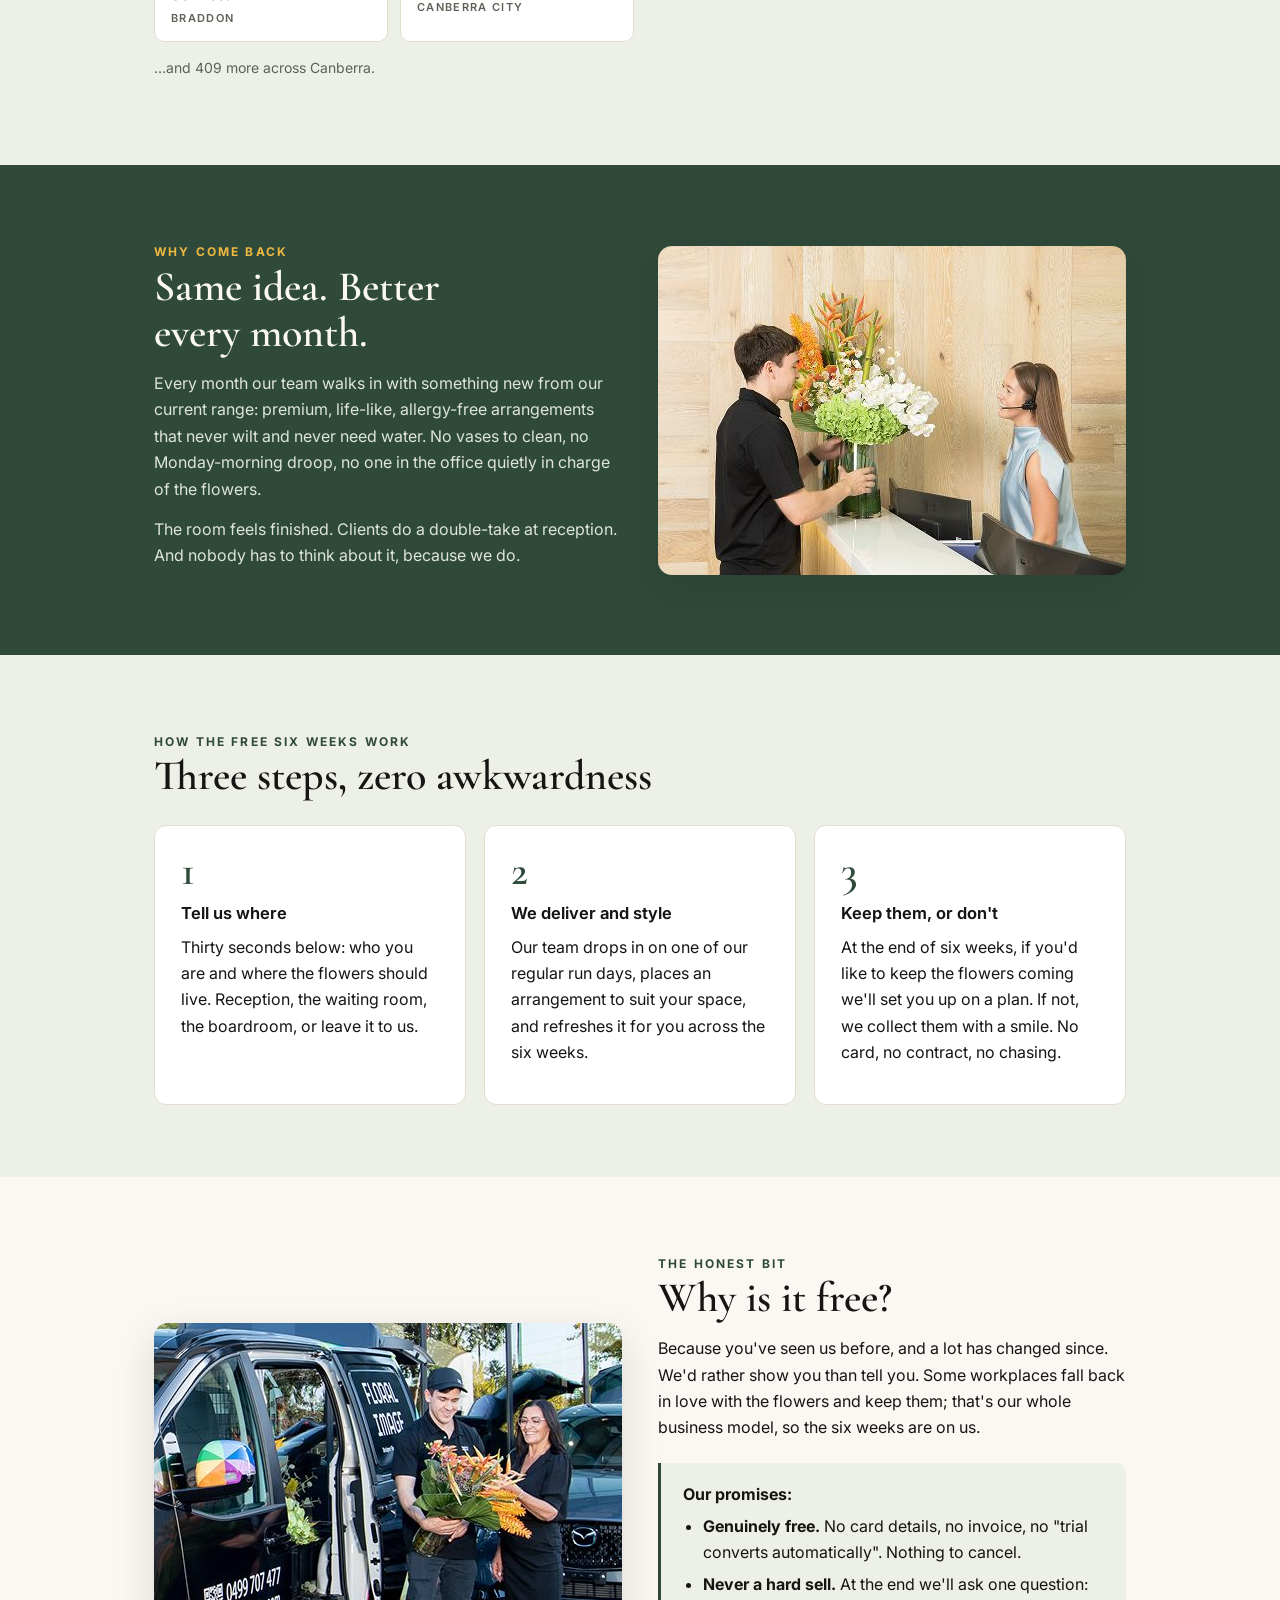
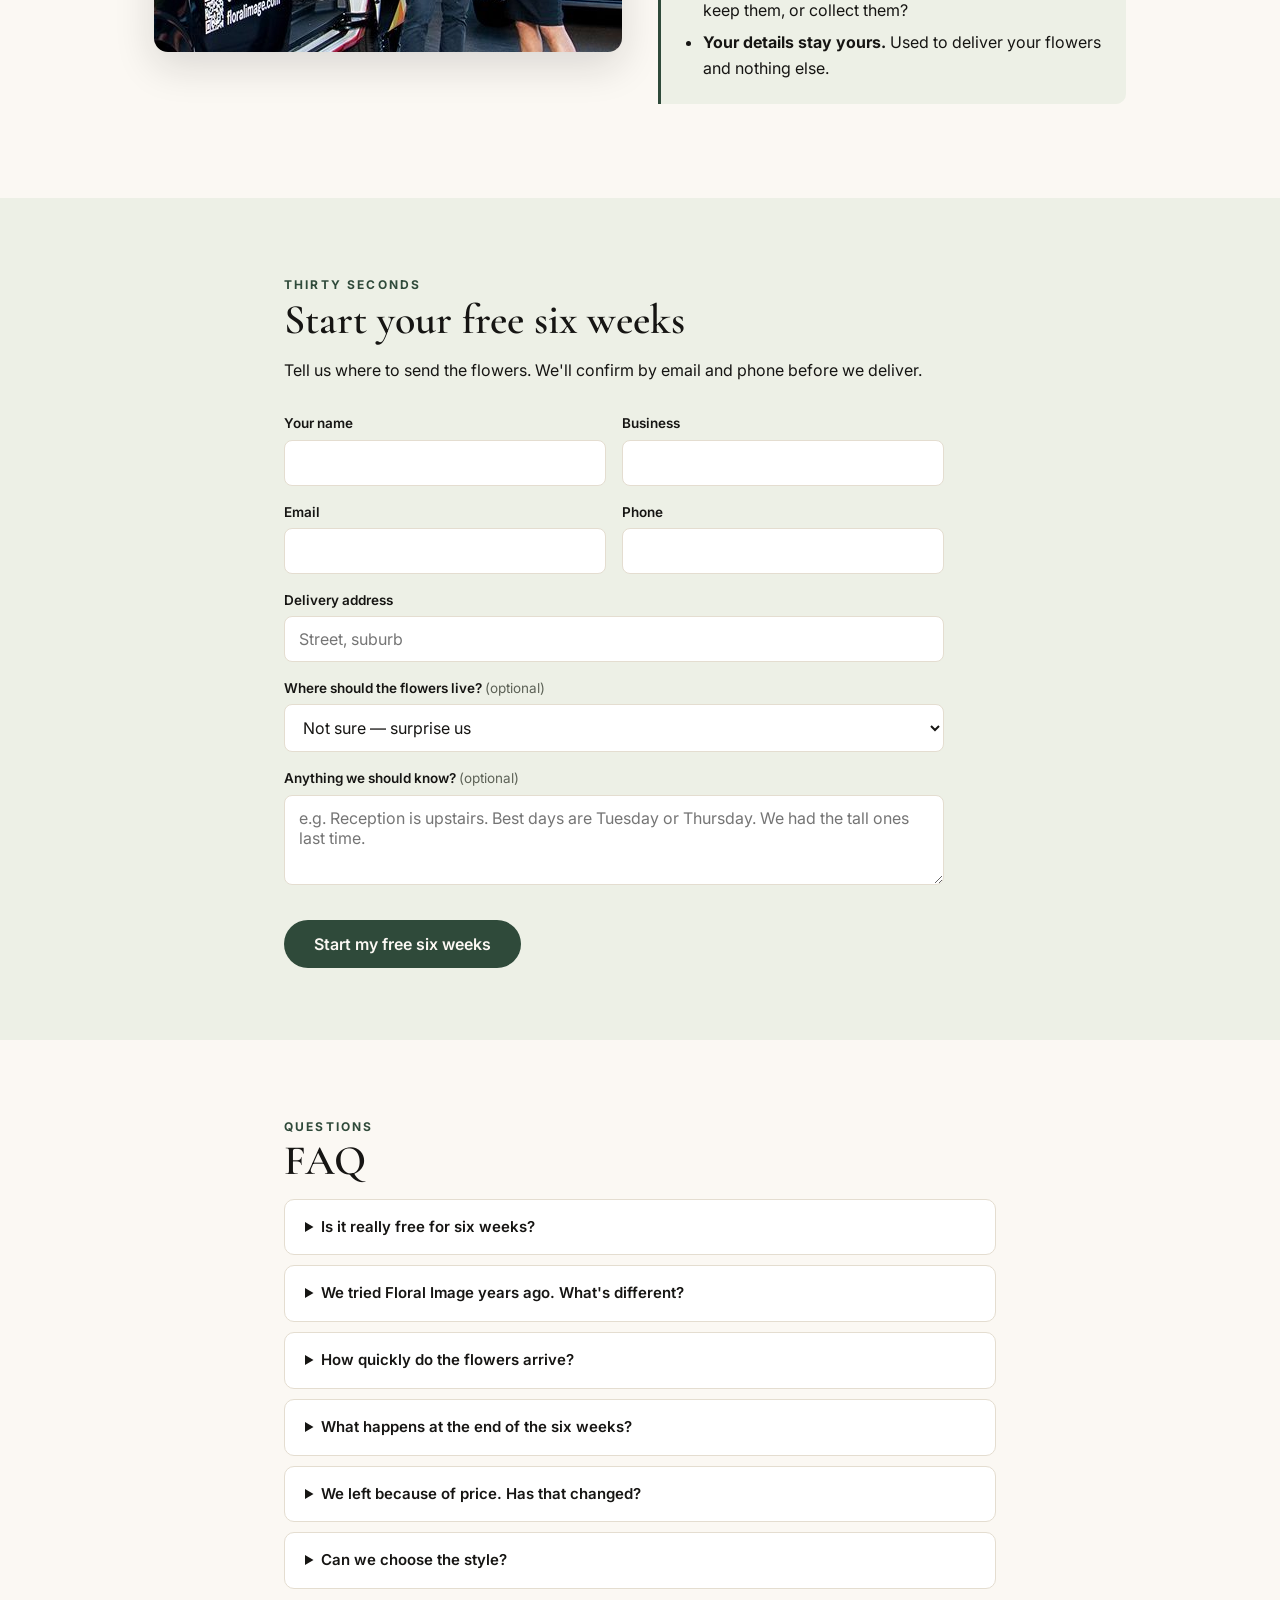
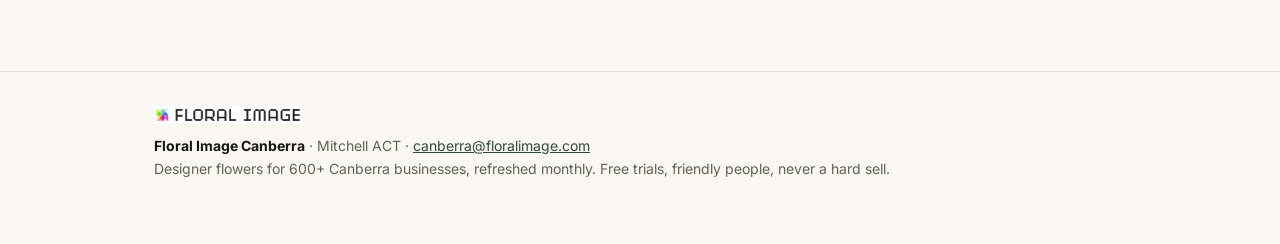
<file: welcome-back.html>
<!DOCTYPE html>
<html lang="en-AU">
<head>
<meta charset="utf-8">
<meta name="viewport" content="width=device-width, initial-scale=1">
<title>Six Weeks of Designer Flowers, On Us — Floral Image Canberra</title>
<meta name="description" content="A welcome-back offer for Canberra workplaces that have tried Floral Image before: six weeks of designer flowers, delivered and styled, free. See who near you already has them.">
<meta name="robots" content="noindex">
<link rel="preconnect" href="https://fonts.googleapis.com">
<link rel="preconnect" href="https://fonts.gstatic.com" crossorigin>
<link href="https://fonts.googleapis.com/css2?family=Cormorant+Garamond:wght@400;500;600;700&family=Inter:wght@400;500;600;700&display=swap" rel="stylesheet">
<link rel="stylesheet" href="styles.css">
<link rel="icon" href="data:image/svg+xml,%3Csvg xmlns='http://www.w3.org/2000/svg' viewBox='0 0 32 32'%3E%3Ccircle cx='16' cy='12' r='8' fill='%232C5A40'/%3E%3Crect x='14.5' y='18' width='3' height='11' rx='1.5' fill='%232C5A40'/%3E%3C/svg%3E">
</head>
<body>

<div class="topbar">
  <div class="wrap">
    <a class="wordmark" href="welcome-back.html"><img src="img/logo-black.png" alt="Floral Image"><small>CANBERRA</small></a>
    <a class="btn cta" href="#trial">Start my free six weeks</a>
  </div>
</div>
<div class="mosaic" aria-hidden="true"></div>

<section style="padding-top:56px">
  <div class="wrap">
    <div class="grid2">
      <div>
        <span class="eyebrow" id="wb-eyebrow">A welcome-back offer from Floral Image Canberra</span>
        <h1 id="wb-h1">It's been a while.<br>Six weeks, on us.</h1>
        <p class="lede" id="wb-lede">You've had Floral Image before, and we'd love another go at earning your front desk. Six weeks of designer flowers, delivered and styled, completely free. If it's not for you, we simply collect them.</p>
        <p style="margin-top:24px">
          <a class="btn" href="#trial">Start my free six weeks</a>&nbsp;&nbsp;
          <a class="btn ghost" href="#near-you" id="wb-hero-secondary">See who near you has flowers</a>
        </p>
      </div>
      <img class="photo" src="img/office-smile.jpg" alt="A client smiling beside her Floral Image arrangement in a Canberra office" width="686" height="505">
    </div>
    <div class="trust" style="margin-top:44px">
      <span><b>6 weeks</b> free, delivered &amp; styled</span>
      <span><b>600+</b> Canberra businesses styled monthly</span>
      <span><b>5★</b> Trustpilot · 1,400+ reviews</span>
      <span><b>$0</b> no card, no contract</span>
    </div>
  </div>
</section>

<section class="tint" id="near-you">
  <div class="wrap">
    <span class="eyebrow" id="wb-ind-eyebrow">Businesses like yours</span>
    <h2 id="wb-ind-h2">Canberra workplaces who use Floral Image</h2>
    <p class="lede" id="wb-ind-lede">A few of the workplaces our team walks into every month.</p>
    <div class="client-grid" id="wb-ind-grid"></div>
    <p class="more" id="wb-ind-more" hidden></p>
    <div id="wb-ind-wider" hidden>
      <h3 class="sub-h" id="wb-ind-wider-h3"></h3>
      <div class="client-grid compact" id="wb-ind-wider-grid"></div>
      <p class="more" id="wb-ind-wider-more" hidden></p>
    </div>
  </div>
</section>

<section id="neighbours">
  <div class="wrap">
    <span class="eyebrow">Your neighbours</span>
    <h2 id="wb-nb-h2">Around the corner from you</h2>
    <p class="lede" id="wb-nb-lede">Workplaces nearby that our van already visits every month.</p>
    <div class="client-grid compact" id="wb-nb-grid"></div>
    <p class="more" id="wb-nb-more" hidden></p>
  </div>
</section>

<section class="forest">
  <div class="wrap">
    <div class="grid2">
      <div>
        <span class="eyebrow">Why come back</span>
        <h2>Same idea. Better every month.</h2>
        <p>Every month our team walks in with something new from our current range: premium, life-like, allergy-free arrangements that never wilt and never need water. No vases to clean, no Monday-morning droop, no one in the office quietly in charge of the flowers.</p>
        <p>The room feels finished. Clients do a double-take at reception. And nobody has to think about it, because we do.</p>
      </div>
      <img class="photo" src="img/refresh-handoff.jpg" alt="A Floral Image team member handing a fresh arrangement across a reception desk" width="494" height="329">
    </div>
  </div>
</section>

<section class="tint" id="how">
  <div class="wrap">
    <span class="eyebrow">How the free six weeks work</span>
    <h2>Three steps, zero awkwardness</h2>
    <div class="grid3" style="margin-top:26px">
      <div class="panel">
        <div class="step-num">1</div>
        <h3>Tell us where</h3>
        <p>Thirty seconds below: who you are and where the flowers should live. Reception, the waiting room, the boardroom, or leave it to us.</p>
      </div>
      <div class="panel">
        <div class="step-num">2</div>
        <h3>We deliver and style</h3>
        <p>Our team drops in on one of our regular run days, places an arrangement to suit your space, and refreshes it for you across the six weeks.</p>
      </div>
      <div class="panel">
        <div class="step-num">3</div>
        <h3>Keep them, or don't</h3>
        <p>At the end of six weeks, if you'd like to keep the flowers coming we'll set you up on a plan. If not, we collect them with a smile. No card, no contract, no chasing.</p>
      </div>
    </div>
  </div>
</section>

<section>
  <div class="wrap">
    <div class="grid2">
      <img class="photo" src="img/trial-arrangement.jpg" alt="A Floral Image team member handing a trial arrangement to a client beside the delivery van" width="494" height="329">
      <div>
        <span class="eyebrow">The honest bit</span>
        <h2>Why is it free?</h2>
        <p>Because you've seen us before, and a lot has changed since. We'd rather show you than tell you. Some workplaces fall back in love with the flowers and keep them; that's our whole business model, so the six weeks are on us.</p>
        <div class="assure">
          <strong>Our promises:</strong>
          <ul>
            <li><b>Genuinely free.</b> No card details, no invoice, no "trial converts automatically". Nothing to cancel.</li>
            <li><b>Never a hard sell.</b> At the end we'll ask one question: keep them, or collect them?</li>
            <li><b>Your details stay yours.</b> Used to deliver your flowers and nothing else.</li>
          </ul>
        </div>
      </div>
    </div>
  </div>
</section>

<section class="tint" id="trial">
  <div class="wrap narrow">
    <span class="eyebrow">Thirty seconds</span>
    <h2 id="wb-form-h2">Start your free six weeks</h2>
    <p id="wb-form-lede">Tell us where to send the flowers. We'll confirm by email and phone before we deliver.</p>
    <div class="banner-warn" id="wb-offline" hidden>This form isn't connected yet. Email <a href="mailto:canberra@floralimage.com">canberra@floralimage.com</a> with your business name and address and we'll book your free six weeks directly.</div>
    <form id="wb-form" novalidate>
      <div style="position:absolute;left:-6000px" aria-hidden="true"><input type="text" name="company_website" tabindex="-1" autocomplete="off"></div>

      <div class="row2">
        <div class="field"><label for="w-name">Your name</label><input id="w-name" type="text" autocomplete="name" required><div class="err">Please add your name.</div></div>
        <div class="field"><label for="w-business">Business</label><input id="w-business" type="text" autocomplete="organization" required><div class="err">Which workplace are the flowers for?</div></div>
      </div>
      <div class="row2">
        <div class="field"><label for="w-email">Email</label><input id="w-email" type="email" autocomplete="email" required><div class="err">We need a valid email to confirm your delivery.</div></div>
        <div class="field"><label for="w-phone">Phone</label><input id="w-phone" type="tel" autocomplete="tel" required><div class="err">We call before we deliver, so we need a number.</div></div>
      </div>
      <div class="field"><label for="w-address">Delivery address</label><input id="w-address" type="text" autocomplete="street-address" placeholder="Street, suburb" required><div class="err">Where should the van go?</div></div>
      <div class="field">
        <label for="w-placement">Where should the flowers live? <span class="opt">(optional)</span></label>
        <select id="w-placement">
          <option value="">Not sure — surprise us</option>
          <option>Reception / front desk</option>
          <option>Waiting room</option>
          <option>Boardroom / meeting room</option>
          <option>Front counter / shop floor</option>
          <option>Somewhere else (tell us below)</option>
        </select>
      </div>
      <div class="field"><label for="w-note">Anything we should know? <span class="opt">(optional)</span></label><textarea id="w-note" maxlength="300" rows="2" placeholder="e.g. Reception is upstairs. Best days are Tuesday or Thursday. We had the tall ones last time."></textarea></div>

      <div class="formfoot">
        <button class="btn" type="submit">Start my free six weeks</button>
        <span class="sending">Sending…</span>
      </div>
    </form>
    <div class="success" id="wb-success">
      <h2>Lovely. Welcome back.</h2>
      <p id="wb-success-detail">We'll be in touch to lock in a delivery day, and your flowers will be on the desk within the week.</p>
    </div>
  </div>
</section>

<section>
  <div class="wrap narrow">
    <span class="eyebrow">Questions</span>
    <h2>FAQ</h2>
    <details>
      <summary>Is it really free for six weeks?</summary>
      <div>Yes. No card, no invoice, nothing that rolls over automatically. We deliver, style and refresh the arrangement for six weeks. At the end you tell us whether to keep them coming or collect them.</div>
    </details>
    <details>
      <summary>We tried Floral Image years ago. What's different?</summary>
      <div>Our current range, for a start: premium, life-like, allergy-free pieces that never wilt and need no water or maintenance. And a Canberra team that refreshes them monthly across 600+ workplaces, so the flowers on your desk are never the same for long.</div>
    </details>
    <details>
      <summary>How quickly do the flowers arrive?</summary>
      <div>We deliver across Canberra and the surrounding region on set run days each week, so you'll usually have flowers within a few business days of signing up. We'll confirm the day with you first.</div>
    </details>
    <details>
      <summary>What happens at the end of the six weeks?</summary>
      <div>We ask one question: keep them, or collect them? If you'd like to keep them, we set you up on a monthly plan. If not, we pick them up. No pressure either way, and no hard sell in between.</div>
    </details>
    <details>
      <summary>We left because of price. Has that changed?</summary>
      <div>Plans vary by size and how many arrangements you'd like, so tell us in the notes and we'll come with options. Either way, the six weeks are free, so there's nothing to decide until you've seen them in your space.</div>
    </details>
    <details>
      <summary>Can we choose the style?</summary>
      <div>Absolutely. Tell us what you'd like in the notes, or what you'd rather avoid, and our team will style to suit your space and your brand.</div>
    </details>
  </div>
</section>

<footer>
  <div class="wrap">
    <img src="img/logo-black.png" alt="Floral Image">
    <strong style="color:var(--ink)">Floral Image Canberra</strong> · Mitchell ACT ·
    <a href="mailto:canberra@floralimage.com">canberra@floralimage.com</a><br>
    Designer flowers for 600+ Canberra businesses, refreshed monthly. Free trials, friendly people, never a hard sell.
  </div>
</footer>

<script src="config.js?v=3"></script>
<script src="winback-data.js?v=1"></script>
<script src="portal.js"></script>
<script src="winback.js"></script>
<script>FIWinback.init();</script>
</body>
</html>
</file>
<file: styles.css>
/* Floral Image Canberra — Agent Gifting + Referral Portal
   House style per Vancouver recruiting + Puget Sound pages:
   Cormorant Garamond display · Inter body · cream/forest · mosaic ribbon */
:root{
  --paper:#fbf8f3; --ink:#161513; --muted:#5d6257;
  --euc:#2f4a3a; --euc-deep:#243a2d; --euc-soft:#edf0e6;
  --gold:#f0b840; --peony:#e25b7a; --line:#e4ddd0; --card:#ffffff;
  --serif:'Cormorant Garamond',"Iowan Old Style",Palatino,Georgia,serif;
  --sans:'Inter',-apple-system,BlinkMacSystemFont,"Helvetica Neue",Helvetica,Arial,sans-serif;
}
*{box-sizing:border-box}
html{background:var(--paper);scroll-behavior:smooth}
@media (prefers-reduced-motion:reduce){html{scroll-behavior:auto}}
body{margin:0;font-family:var(--sans);color:var(--ink);line-height:1.65;font-size:16px}
.wrap{max-width:1020px;margin:0 auto;padding:0 24px}
.narrow{max-width:760px}
img{max-width:100%}

/* brand mosaic ribbon (echoes the van wrap) */
.mosaic{height:5px;background:linear-gradient(90deg,
  #e8843a 0 12.5%,#f0b840 12.5% 25%,#c8d34a 25% 37.5%,#2dc1a4 37.5% 50%,
  #5fc8d4 50% 62.5%,#6b9bd2 62.5% 75%,#c47bbf 75% 87.5%,#e25b7a 87.5% 100%)}

/* header */
.topbar{background:var(--paper)}
.topbar .wrap{display:flex;align-items:center;justify-content:space-between;gap:14px;padding:16px 24px}
.wordmark{display:flex;flex-direction:column;gap:2px;text-decoration:none}
.wordmark img{height:22px;width:auto}
.wordmark small{font-size:10px;letter-spacing:.3em;color:var(--muted);font-weight:600;font-family:var(--sans)}
.topbar .cta{font-size:14px;padding:11px 20px}
.topnote{font-size:13px;color:var(--muted)}

.eyebrow{font-size:12px;letter-spacing:.18em;text-transform:uppercase;color:var(--euc);font-weight:700;font-family:var(--sans)}
h1{font-family:var(--serif);font-weight:600;font-size:clamp(40px,6vw,64px);line-height:1.04;margin:.25em 0 .3em;text-wrap:balance;color:var(--ink)}
h2{font-family:var(--serif);font-weight:600;font-size:clamp(30px,4vw,42px);line-height:1.1;margin:0 0 14px;text-wrap:balance}
h3{font-size:16.5px;font-weight:650;margin:0 0 6px;font-family:var(--sans)}
p{margin:0 0 14px;max-width:64ch}
.lede{font-size:19px;color:var(--muted);max-width:56ch}

.btn{display:inline-block;background:var(--euc);color:#fbf8f3;border:none;border-radius:999px;
  padding:14px 30px;font-size:16px;font-weight:600;text-decoration:none;cursor:pointer;font-family:var(--sans)}
.btn:hover{background:var(--euc-deep)}
.btn:focus-visible,a:focus-visible,input:focus-visible,textarea:focus-visible,select:focus-visible,summary:focus-visible{outline:2.5px solid var(--gold);outline-offset:2px}
.btn.ghost{background:transparent;color:var(--euc);border:1.5px solid var(--euc)}
.btn.ghost:hover{background:var(--euc-soft)}
.btn[disabled]{opacity:.55;cursor:not-allowed}

section{padding:72px 0}
section.tint{background:var(--euc-soft)}
section.forest{background:var(--euc);color:#f4f1e9}
section.forest .eyebrow{color:var(--gold)}
section.forest h2{color:#fbf8f3}
section.forest p{color:#dfe5d8}

.grid3{display:grid;grid-template-columns:repeat(auto-fit,minmax(240px,1fr));gap:18px}
.grid2{display:grid;grid-template-columns:repeat(auto-fit,minmax(280px,1fr));gap:36px;align-items:center}
.panel{background:var(--card);border:1px solid var(--line);border-radius:12px;padding:24px 26px}
.step-num{font-family:var(--serif);font-size:42px;color:var(--euc);line-height:1;margin-bottom:8px;font-weight:600}

.photo{border-radius:14px;box-shadow:0 14px 40px rgba(22,21,19,.14);width:100%;object-fit:cover}

/* trust strip */
.trust{display:flex;flex-wrap:wrap;gap:12px 40px;align-items:baseline;border-top:1px solid var(--line);border-bottom:1px solid var(--line);padding:18px 0;font-size:14px;color:var(--muted)}
.trust b{color:var(--ink);font-family:var(--serif);font-size:26px;font-weight:600}

/* the co-branded card mock */
.giftcard{background:#fffdf8;border:1px solid #eae3d3;border-radius:12px;box-shadow:0 12px 34px rgba(22,21,19,.13);
  padding:28px 30px;max-width:430px;font-family:var(--serif)}
.giftcard .sprig{margin-bottom:10px}
.giftcard .msg{font-size:19px;line-height:1.45;min-height:74px;white-space:pre-wrap}
.giftcard .from{margin-top:14px;font-size:15px;color:var(--muted)}
.giftcard .brand{margin-top:18px;padding-top:12px;border-top:1px solid #efe8d9;font-family:var(--sans);
  font-size:10px;letter-spacing:.18em;text-transform:uppercase;color:var(--euc);display:flex;justify-content:space-between;gap:8px;flex-wrap:wrap}

/* reassurance */
.assure{border-left:3px solid var(--euc);background:var(--euc-soft);border-radius:0 10px 10px 0;padding:18px 22px;margin:22px 0}
.assure ul{margin:6px 0 0;padding-left:20px}
.assure li{margin-bottom:5px}

/* forms */
form{max-width:660px}
fieldset{border:none;margin:0 0 10px;padding:0}
legend{font-family:var(--serif);font-size:26px;font-weight:600;padding:0;margin:28px 0 12px;color:var(--ink)}
label{display:block;font-size:13.5px;font-weight:600;margin:15px 0 5px}
label .opt{color:var(--muted);font-weight:400}
input[type=text],input[type=tel],input[type=email],textarea,select{
  width:100%;padding:12px 14px;font-size:16px;font-family:var(--sans);color:var(--ink);
  background:#fff;border:1.5px solid var(--line);border-radius:8px}
textarea{resize:vertical;min-height:90px}
input:focus,textarea:focus{border-color:var(--euc)}
.hint{font-size:12.5px;color:var(--muted);margin-top:4px}
.row2{display:grid;grid-template-columns:1fr 1fr;gap:0 16px}
@media(max-width:560px){.row2{grid-template-columns:1fr}}
.radio-cards{display:grid;grid-template-columns:1fr 1fr;gap:12px;margin-top:6px}
@media(max-width:560px){.radio-cards{grid-template-columns:1fr}}
.radio-cards label{display:block;margin:0;border:1.5px solid var(--line);border-radius:10px;background:#fff;
  padding:15px 17px;cursor:pointer;font-weight:600;font-size:15px}
.radio-cards label span{display:block;font-weight:400;font-size:13px;color:var(--muted);margin-top:2px}
.radio-cards input{position:absolute;opacity:0;width:1px;height:1px}
.radio-cards label.on{border-color:var(--euc);background:var(--euc-soft)}
.charcount{font-size:12px;color:var(--muted);text-align:right;margin-top:3px}
.err{color:#a3402a;font-size:13px;margin-top:5px;display:none}
.field.bad input,.field.bad textarea{border-color:#a3402a}
.field.bad .err{display:block}
.formfoot{margin-top:28px;display:flex;align-items:center;gap:16px;flex-wrap:wrap}
.sending{display:none;color:var(--muted);font-size:14px}

/* success + banners */
.success{display:none;background:var(--card);border:1px solid var(--line);border-radius:14px;padding:36px 34px;max-width:660px}
.success h2{color:var(--euc)}
.banner-warn{background:#f8ecd2;color:#6b4a12;border:1px solid #e9d5a4;border-radius:10px;padding:13px 18px;font-size:14px;margin:18px 0;max-width:660px}

/* agent page header */
.agent-head{display:flex;align-items:center;gap:18px;padding:34px 0 6px;flex-wrap:wrap}
.agent-logo{height:56px;max-width:200px;object-fit:contain}
.agent-logo-fallback{width:56px;height:56px;border-radius:10px;background:var(--euc);color:#fbf8f3;
  display:flex;align-items:center;justify-content:center;font-family:var(--serif);font-size:26px}
.agent-head .partner{font-size:11px;letter-spacing:.18em;text-transform:uppercase;color:var(--muted);font-weight:600}
.agent-head .aname{font-family:var(--serif);font-size:26px;line-height:1.15;font-weight:600}

/* faq */
details{border:1px solid var(--line);border-radius:10px;background:var(--card);margin:10px 0;max-width:760px}
summary{cursor:pointer;padding:15px 20px;font-weight:600;font-size:15px}
details>div{padding:0 20px 15px;font-size:15px}

footer{border-top:1px solid var(--line);padding:34px 0 64px;font-size:14px;color:var(--muted)}
footer a{color:var(--euc)}
footer img{height:18px;opacity:.85;display:block;margin-bottom:10px}

/* win-back page: client social proof */
.client-grid{display:grid;grid-template-columns:repeat(auto-fill,minmax(220px,1fr));gap:12px;margin-top:22px}
.client-grid.compact{grid-template-columns:repeat(auto-fill,minmax(190px,1fr));gap:10px}
.client-card{background:var(--card);border:1px solid var(--line);border-radius:10px;padding:14px 16px;display:flex;flex-direction:column;gap:3px;min-height:64px;justify-content:center}
.client-grid.compact .client-card{padding:11px 14px;min-height:0}
.client-name{font-family:var(--serif);font-size:19px;font-weight:600;line-height:1.2;color:var(--ink)}
.client-grid.compact .client-name{font-size:17px}
.client-tag{font-size:11px;letter-spacing:.12em;text-transform:uppercase;color:var(--muted);font-weight:600}
.more{font-size:14px;color:var(--muted);margin-top:14px}
.sub-h{font-family:var(--serif);font-size:24px;font-weight:600;margin:34px 0 0}
</file>
